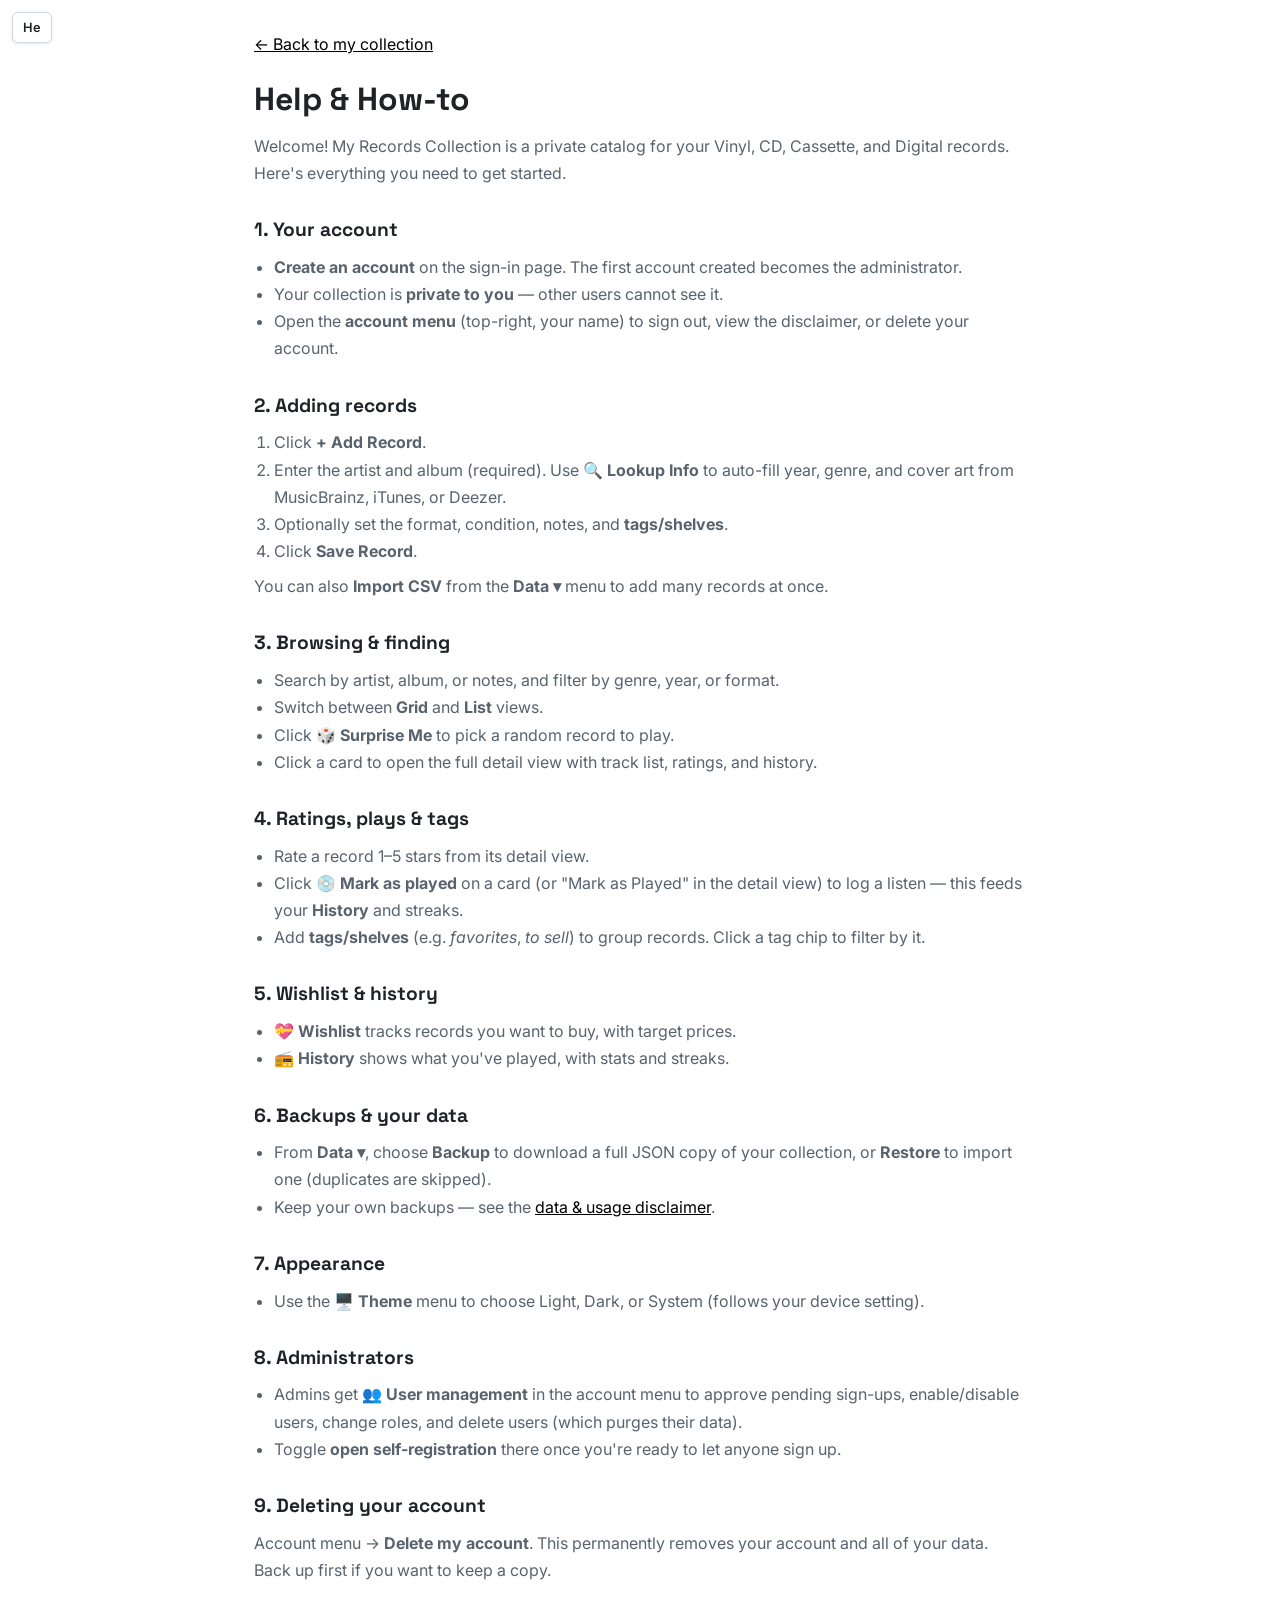
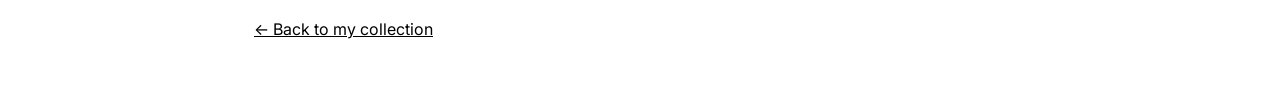
<file: help.html>
<!DOCTYPE html>
<html lang="en">
<head>
    <meta charset="UTF-8">
    <meta name="viewport" content="width=device-width, initial-scale=1.0">
    <title>Help &amp; How-to · My Records Collection</title>
    <meta name="description" content="How to use My Records Collection: accounts, adding records, tags, wishlist, backups and more.">
    <script src="js/theme-bootstrap.js?v=20260906200000"></script>
    <script src="js/i18n.js?v=20260907170000"></script>
    <link rel="stylesheet" href="css/style.css?v=20260907170000">
    <link rel="preconnect" href="https://fonts.googleapis.com">
    <link rel="preconnect" href="https://fonts.gstatic.com" crossorigin>
    <link href="https://fonts.googleapis.com/css2?family=Inter:wght@300;400;500;600;700&family=Noto+Sans+Hebrew:wght@300;400;500;600;700&family=Space+Grotesk:wght@400;500;600;700&display=swap" rel="stylesheet">
</head>
<body data-i18n-title="help.title">
    <a class="skip-link" href="#help-main" data-i18n="help.skip">Skip to help content</a>
    <main class="help-wrap" id="help-main">
        <a class="help-back" href="index.html" data-i18n="help.back">&larr; Back to my collection</a>
        <h1 data-i18n="help.title">Help &amp; How-to</h1>
        <p data-i18n="help.intro">Welcome! My Records Collection is a private catalog for your Vinyl, CD, Cassette, and
        Digital records. Here's everything you need to get started.</p>

        <h2 data-i18n="help.account.title">1. Your account</h2>
        <ul>
            <li data-i18n-html="help.account.create"><strong>Create an account</strong> on the sign-in page. The first account created
                becomes the administrator.</li>
            <li data-i18n-html="help.account.private">Your collection is <strong>private to you</strong> — other users cannot see it.</li>
            <li data-i18n-html="help.account.menu">Open the <strong>account menu</strong> (top-right, your name) to sign out, view the
                disclaimer, or delete your account.</li>
        </ul>

        <h2 data-i18n="help.add.title">2. Adding records</h2>
        <ol>
            <li data-i18n-html="help.add.one">Click <strong>+ Add Record</strong>.</li>
            <li data-i18n-html="help.add.two">Enter the artist and album (required). Use <strong>🔍 Lookup Info</strong> to auto-fill
                year, genre, and cover art from MusicBrainz, iTunes, or Deezer.</li>
            <li data-i18n-html="help.add.three">Optionally set the format, condition, notes, and <strong>tags/shelves</strong>.</li>
            <li data-i18n-html="help.add.four">Click <strong>Save Record</strong>.</li>
        </ol>
        <p data-i18n-html="help.add.csv">You can also <strong>Import CSV</strong> from the <strong>Data ▾</strong> menu to add many
        records at once.</p>

        <h2 data-i18n="help.browse.title">3. Browsing &amp; finding</h2>
        <ul>
            <li data-i18n="help.browse.search">Search by artist, album, or notes, and filter by genre, year, or format.</li>
            <li data-i18n-html="help.browse.views">Switch between <strong>Grid</strong> and <strong>List</strong> views.</li>
            <li data-i18n-html="help.browse.random">Click <strong>🎲 Surprise Me</strong> to pick a random record to play.</li>
            <li data-i18n="help.browse.detail">Click a card to open the full detail view with track list, ratings, and history.</li>
        </ul>

        <h2 data-i18n="help.ratings.title">4. Ratings, plays &amp; tags</h2>
        <ul>
            <li data-i18n="help.ratings.rate">Rate a record 1–5 stars from its detail view.</li>
            <li data-i18n-html="help.ratings.play">Click <strong>💿 Mark as played</strong> on a card (or "Mark as Played" in the detail
                view) to log a listen — this feeds your <strong>History</strong> and streaks.</li>
            <li data-i18n-html="help.ratings.tags">Add <strong>tags/shelves</strong> (e.g. <em>favorites</em>, <em>to sell</em>) to group
                records. Click a tag chip to filter by it.</li>
        </ul>

        <h2 data-i18n="help.wishlist.title">5. Wishlist &amp; history</h2>
        <ul>
            <li data-i18n-html="help.wishlist.wish"><strong>💝 Wishlist</strong> tracks records you want to buy, with target prices.</li>
            <li data-i18n-html="help.wishlist.history"><strong>📻 History</strong> shows what you've played, with stats and streaks.</li>
        </ul>

        <h2 data-i18n="help.backup.title">6. Backups &amp; your data</h2>
        <ul>
            <li data-i18n-html="help.backup.copy">From <strong>Data ▾</strong>, choose <strong>Backup</strong> to download a full JSON copy
                of your collection, or <strong>Restore</strong> to import one (duplicates are skipped).</li>
            <li data-i18n-html="help.backup.keep">Keep your own backups — see the <a href="#" id="helpDisclaimer">data &amp; usage disclaimer</a>.</li>
        </ul>

        <h2 data-i18n="help.appearance.title">7. Appearance</h2>
        <ul>
            <li data-i18n-html="help.appearance.theme">Use the <strong>🖥️ Theme</strong> menu to choose Light, Dark, or System (follows your
                device setting).</li>
        </ul>

        <h2 data-i18n="help.admin.title">8. Administrators</h2>
        <ul>
            <li data-i18n-html="help.admin.manage">Admins get <strong>👥 User management</strong> in the account menu to approve pending
                sign-ups, enable/disable users, change roles, and delete users (which purges their data).</li>
            <li data-i18n-html="help.admin.registration">Toggle <strong>open self-registration</strong> there once you're ready to let anyone sign up.</li>
        </ul>

        <h2 data-i18n="help.delete.title">9. Deleting your account</h2>
        <p data-i18n-html="help.delete.body">Account menu → <strong>Delete my account</strong>. This permanently removes your account and
        all of your data. Back up first if you want to keep a copy.</p>

        <p style="margin-top:2rem;"><a class="help-back" href="index.html" data-i18n="help.back">&larr; Back to my collection</a></p>
    </main>

    <!-- Disclaimer modal -->
    <div class="modal-overlay hidden" id="disclaimerModal">
        <div class="modal">
            <div class="modal-header">
                <h2 data-i18n="auth.disclaimerTitle">Data &amp; Usage Disclaimer</h2>
                <button class="btn-close modal-close" aria-label="Close" data-i18n-aria-label="common.close">&times;</button>
            </div>
            <div class="modal-body" id="disclaimerBody"></div>
        </div>
    </div>

    <script src="js/theme.js?v=20260907160000"></script>
    <script src="js/legal.js?v=20260907020000"></script>
    <script src="js/help.js?v=20260907020000"></script>
</body>
</html>
</file>
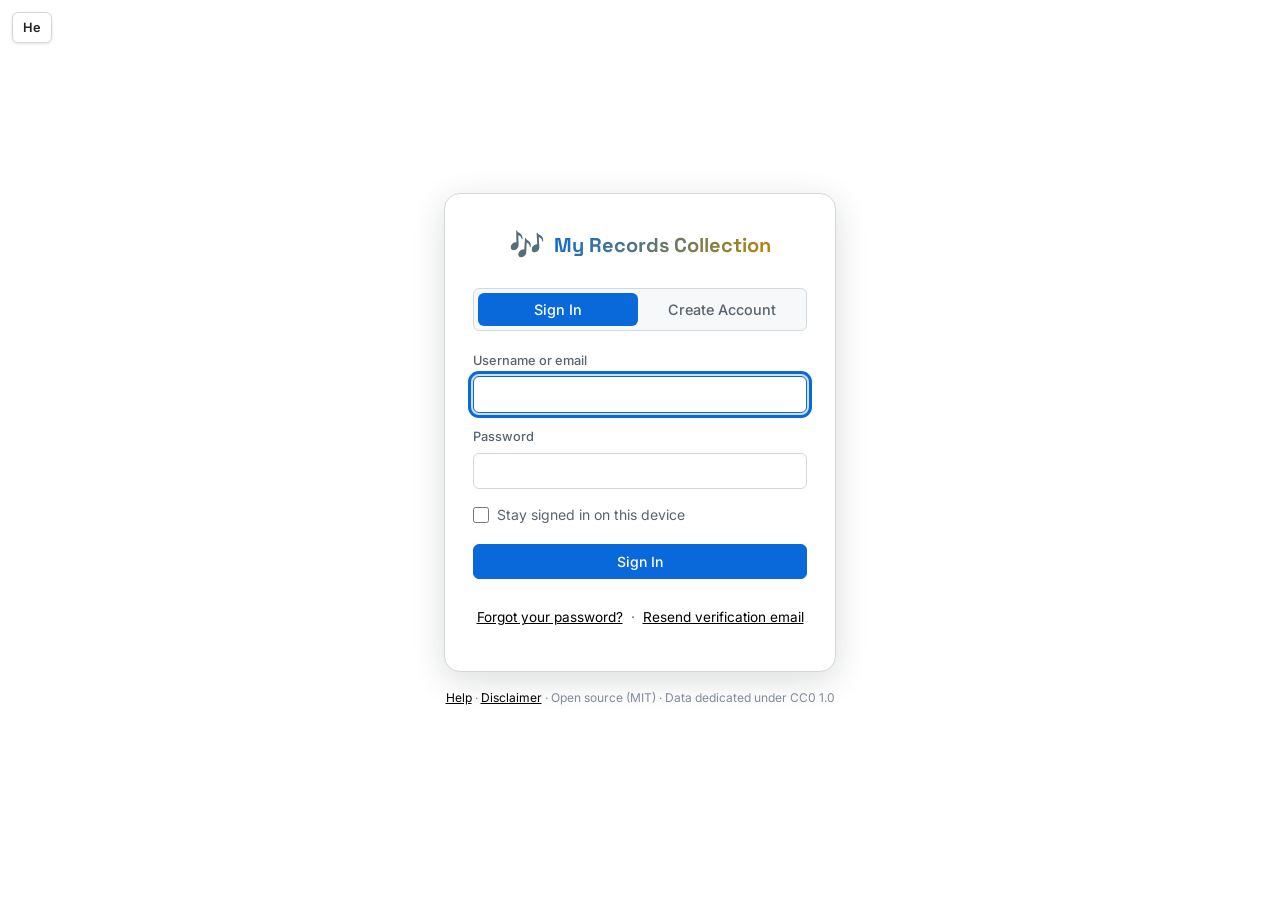
<file: login.html>
<!DOCTYPE html>
<html lang="en">
<head>
    <meta charset="UTF-8">
    <meta name="viewport" content="width=device-width, initial-scale=1.0">
    <title>Sign in · My Records Collection</title>
    <meta name="description" content="Sign in or create an account for My Records Collection.">
    <script src="js/theme-bootstrap.js?v=20260906200000"></script>
    <script src="js/i18n.js?v=20260907170000"></script>
    <link rel="stylesheet" href="css/style.css?v=20260907170000">
    <link rel="preconnect" href="https://fonts.googleapis.com">
    <link rel="preconnect" href="https://fonts.gstatic.com" crossorigin>
    <link href="https://fonts.googleapis.com/css2?family=Inter:wght@300;400;500;600;700&family=Noto+Sans+Hebrew:wght@300;400;500;600;700&family=Space+Grotesk:wght@400;500;600;700&display=swap" rel="stylesheet">
</head>
<body class="auth-body" data-i18n-title="auth.signIn">
    <a class="skip-link" href="#auth-main" data-i18n="auth.skip">Skip to sign-in form</a>

    <main class="auth-wrap" id="auth-main">
        <div class="auth-card">
            <div class="auth-brand">
                <span class="logo-icon" aria-hidden="true">&#127926;</span>
                <h1 data-i18n="app.title">My Records Collection</h1>
            </div>

            <div class="auth-tabs" role="tablist" aria-label="Authentication" data-i18n-aria-label="auth.authentication">
                <button class="auth-tab active" id="tab-login" role="tab" aria-selected="true" aria-controls="panel-login" data-i18n="auth.signIn">Sign In</button>
                <button class="auth-tab" id="tab-register" role="tab" aria-selected="false" aria-controls="panel-register" data-i18n="auth.createAccount">Create Account</button>
            </div>

            <div class="auth-alert hidden" id="authAlert" role="alert" aria-live="assertive"></div>

            <!-- Sign in -->
            <form class="auth-form" id="loginForm" role="tabpanel" aria-labelledby="tab-login" novalidate>
                <div class="form-group">
                    <label for="login-identifier" data-i18n="auth.usernameOrEmail">Username or email</label>
                    <input type="text" id="login-identifier" class="input" autocomplete="username" required autofocus>
                </div>
                <div class="form-group">
                    <label for="login-password" data-i18n="auth.password">Password</label>
                    <input type="password" id="login-password" class="input" autocomplete="current-password" required>
                </div>
                <label class="checkbox-row">
                    <input type="checkbox" id="login-remember">
                    <span data-i18n="auth.staySignedIn">Stay signed in on this device</span>
                </label>
                <button type="submit" class="btn btn-primary auth-submit" data-i18n="auth.signIn">Sign In</button>
                <p class="auth-foot">
                    <a href="#" id="forgotLink" data-i18n="auth.forgotPassword">Forgot your password?</a>
                    &nbsp;·&nbsp;
                    <a href="#" id="resendVerifyLink" data-i18n="auth.resendVerification">Resend verification email</a>
                </p>
            </form>

            <!-- Password reset request -->
            <form class="auth-form hidden" id="resetRequestForm" novalidate>
                <p class="auth-consent" data-i18n="auth.resetIntro">Enter your account email and we'll send a link to reset your password.</p>
                <div class="form-group">
                    <label for="reset-email" data-i18n="auth.email">Email</label>
                    <input type="email" id="reset-email" class="input" autocomplete="email" required>
                </div>
                <div class="form-group">
                    <label for="resetreq-captcha"><span data-i18n="auth.verification">Verification:</span> <span id="resetCaptchaQuestion">…</span></label>
                    <div class="captcha-row">
                        <input type="text" id="resetreq-captcha" class="input" inputmode="numeric" autocomplete="off" required>
                        <button type="button" class="btn btn-ghost btn-sm" id="resetCaptchaRefresh" aria-label="Get a new verification question" data-i18n-aria-label="auth.newQuestion">↻</button>
                    </div>
                </div>
                <button type="submit" class="btn btn-primary auth-submit" data-i18n="auth.sendReset">Send reset link</button>
                <p class="auth-foot"><a href="#" id="backToLogin" data-i18n="auth.backToSignIn">Back to sign in</a></p>
            </form>

            <!-- Register -->
            <form class="auth-form hidden" id="registerForm" role="tabpanel" aria-labelledby="tab-register" novalidate>
                <div class="form-group">
                    <label for="reg-username" data-i18n="auth.username">Username</label>
                    <input type="text" id="reg-username" class="input" autocomplete="username" minlength="3" maxlength="50" required
                        aria-describedby="reg-username-hint">
                    <small id="reg-username-hint" class="form-hint" data-i18n="auth.usernameHint">3–50 characters: letters, numbers, dot, underscore, hyphen.</small>
                </div>
                <div class="form-group">
                    <label for="reg-email" data-i18n="auth.email">Email</label>
                    <input type="email" id="reg-email" class="input" autocomplete="email" required>
                </div>
                <div class="form-group">
                    <label for="reg-password" data-i18n="auth.password">Password</label>
                    <input type="password" id="reg-password" class="input" autocomplete="new-password" minlength="8" required
                        aria-describedby="reg-password-hint">
                    <small id="reg-password-hint" class="form-hint" data-i18n="auth.passwordHint">At least 8 characters, including a letter and a number.</small>
                </div>
                <div class="form-group">
                    <label for="reg-confirm" data-i18n="auth.confirmPassword">Confirm password</label>
                    <input type="password" id="reg-confirm" class="input" autocomplete="new-password" required>
                </div>
                <div class="form-group">
                    <label for="reg-captcha"><span data-i18n="auth.verification">Verification:</span> <span id="captchaQuestion">…</span></label>
                    <div class="captcha-row">
                        <input type="text" id="reg-captcha" class="input" inputmode="numeric" autocomplete="off" required
                            aria-describedby="captcha-hint">
                        <button type="button" class="btn btn-ghost btn-sm" id="captchaRefresh" aria-label="Get a new verification question" data-i18n-aria-label="auth.newQuestion">↻</button>
                    </div>
                    <small id="captcha-hint" class="form-hint" data-i18n="auth.captchaHint">Answer the simple math question to prove you're human.</small>
                </div>
                <p class="auth-consent">
                    <span data-i18n="auth.agreePrefix">By creating an account you agree to the</span>
                    <a href="#" id="disclaimerLink" data-i18n="auth.dataDisclaimer">data &amp; usage disclaimer</a>.
                </p>
                <button type="submit" class="btn btn-primary auth-submit" data-i18n="auth.createAccount">Create Account</button>
            </form>

            <p class="auth-foot" id="regNote"></p>
        </div>

        <p class="auth-legal">
            <a href="help.html" data-i18n="common.help">Help</a> ·
            <a href="#" id="disclaimerLink2" data-i18n="common.disclaimer">Disclaimer</a> ·
            <span data-i18n="auth.openSource">Open source (MIT) · Data dedicated under CC0 1.0</span>
        </p>
    </main>

    <!-- Disclaimer modal -->
    <div class="modal-overlay hidden" id="disclaimerModal">
        <div class="modal">
            <div class="modal-header">
                <h2 data-i18n="auth.disclaimerTitle">Data &amp; Usage Disclaimer</h2>
                <button class="btn-close modal-close" aria-label="Close" data-i18n-aria-label="common.close">&times;</button>
            </div>
            <div class="modal-body" id="disclaimerBody"></div>
        </div>
    </div>

    <script src="js/theme.js?v=20260907160000"></script>
    <script src="js/legal.js?v=20260907020000"></script>
    <script src="js/login.js?v=20260907020000"></script>
</body>
</html>
</file>
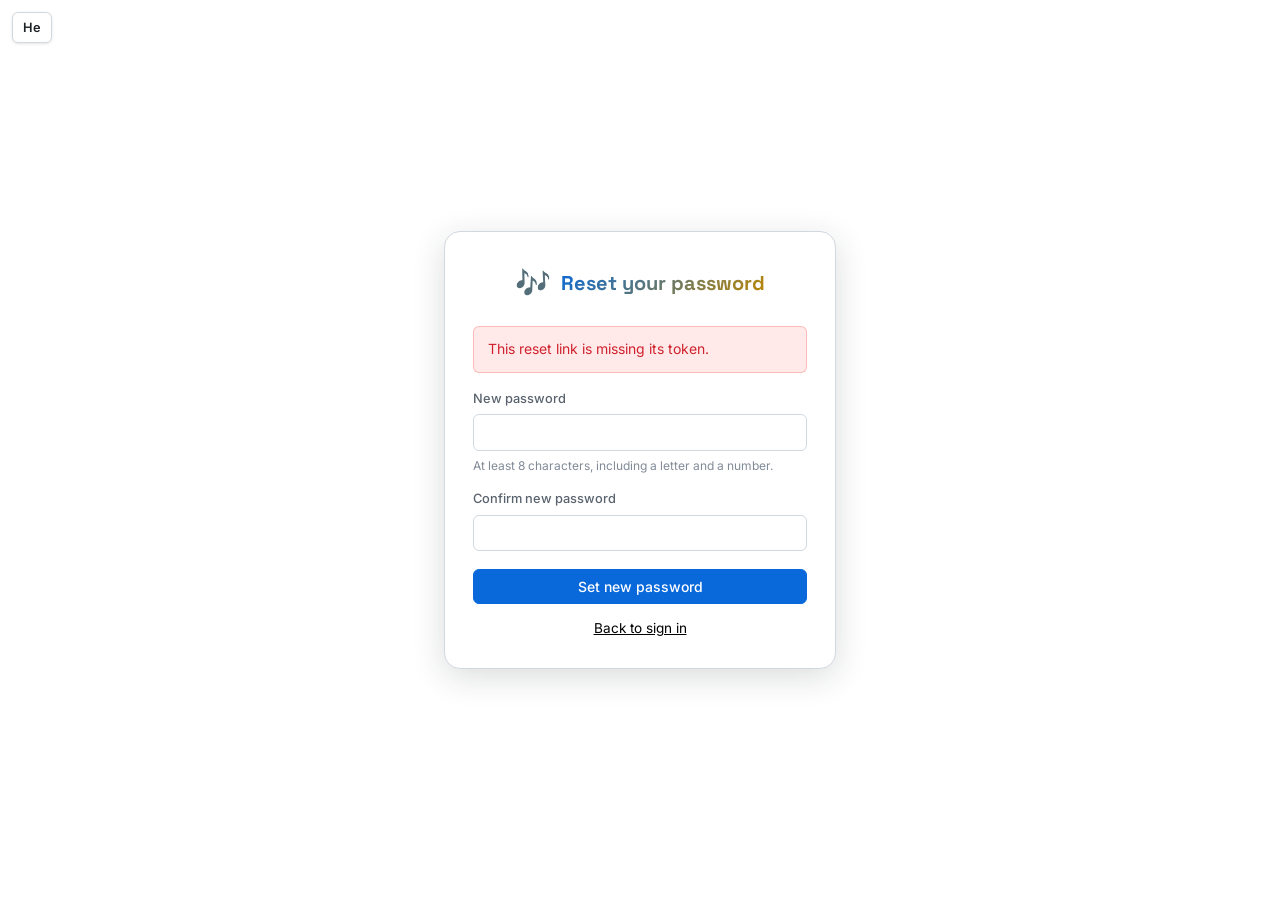
<file: reset.html>
<!DOCTYPE html>
<html lang="en">
<head>
    <meta charset="UTF-8">
    <meta name="viewport" content="width=device-width, initial-scale=1.0">
    <title>Reset password · My Records Collection</title>
    <script src="js/theme-bootstrap.js?v=20260906200000"></script>
    <script src="js/i18n.js?v=20260907170000"></script>
    <link rel="stylesheet" href="css/style.css?v=20260907170000">
    <link rel="preconnect" href="https://fonts.googleapis.com">
    <link rel="preconnect" href="https://fonts.gstatic.com" crossorigin>
    <link href="https://fonts.googleapis.com/css2?family=Inter:wght@300;400;500;600;700&family=Noto+Sans+Hebrew:wght@300;400;500;600;700&family=Space+Grotesk:wght@400;500;600;700&display=swap" rel="stylesheet">
</head>
<body class="auth-body" data-i18n-title="reset.title">
    <main class="auth-wrap">
        <div class="auth-card">
            <div class="auth-brand">
                <span class="logo-icon" aria-hidden="true">&#127926;</span>
                <h1 data-i18n="reset.title">Reset your password</h1>
            </div>
            <div class="auth-alert hidden" id="resetAlert" role="alert" aria-live="assertive"></div>
            <form class="auth-form" id="resetForm" novalidate>
                <div class="form-group">
                    <label for="reset-password" data-i18n="auth.newPassword">New password</label>
                    <input type="password" id="reset-password" class="input" autocomplete="new-password" minlength="8" required
                        aria-describedby="reset-hint">
                    <small id="reset-hint" class="form-hint" data-i18n="auth.passwordHint">At least 8 characters, including a letter and a number.</small>
                </div>
                <div class="form-group">
                    <label for="reset-confirm" data-i18n="auth.confirmPassword">Confirm new password</label>
                    <input type="password" id="reset-confirm" class="input" autocomplete="new-password" required>
                </div>
                <button type="submit" class="btn btn-primary auth-submit" data-i18n="reset.setPassword">Set new password</button>
            </form>
            <p class="auth-foot"><a href="login.html" data-i18n="auth.backToSignIn">Back to sign in</a></p>
        </div>
    </main>
    <script src="js/reset.js?v=20260907020000"></script>
</body>
</html>
</file>
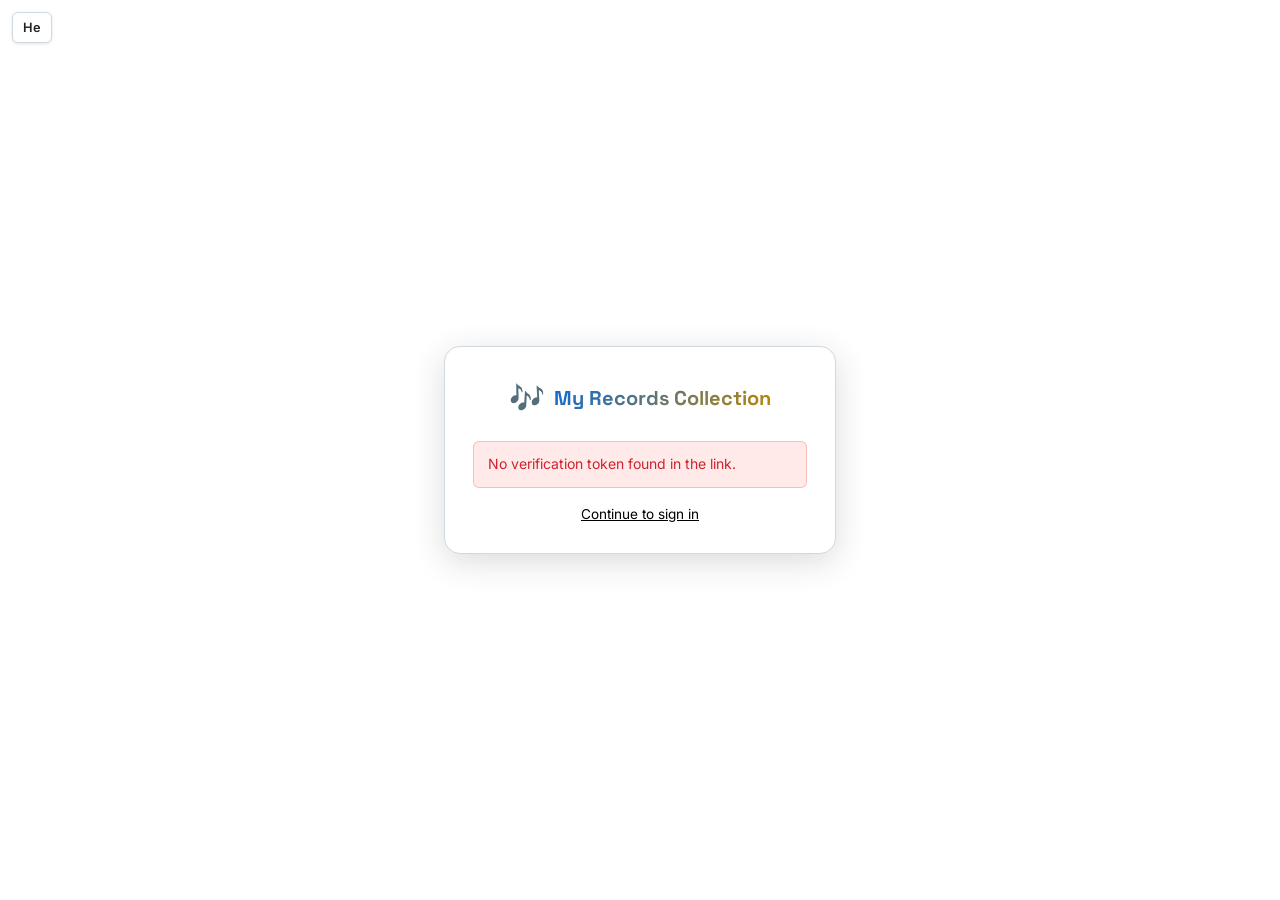
<file: verify.html>
<!DOCTYPE html>
<html lang="en">
<head>
    <meta charset="UTF-8">
    <meta name="viewport" content="width=device-width, initial-scale=1.0">
    <title>Verify email · My Records Collection</title>
    <script src="js/theme-bootstrap.js?v=20260906200000"></script>
    <script src="js/i18n.js?v=20260907170000"></script>
    <link rel="stylesheet" href="css/style.css?v=20260907170000">
    <link rel="preconnect" href="https://fonts.googleapis.com">
    <link rel="preconnect" href="https://fonts.gstatic.com" crossorigin>
    <link href="https://fonts.googleapis.com/css2?family=Inter:wght@300;400;500;600;700&family=Noto+Sans+Hebrew:wght@300;400;500;600;700&family=Space+Grotesk:wght@400;500;600;700&display=swap" rel="stylesheet">
</head>
<body class="auth-body" data-i18n-title="verify.title">
    <main class="auth-wrap">
        <div class="auth-card">
            <div class="auth-brand">
                <span class="logo-icon" aria-hidden="true">&#127926;</span>
                <h1 data-i18n="app.title">My Records Collection</h1>
            </div>
            <div class="auth-alert" id="verifyStatus" role="status" aria-live="polite" data-i18n="verify.progress">Verifying your email…</div>
            <p class="auth-foot"><a href="login.html" id="toLogin" data-i18n="verify.continue">Continue to sign in</a></p>
        </div>
    </main>
    <script src="js/verify.js?v=20260907020000"></script>
</body>
</html>
</file>
<file: css/style.css>
/* ============================================================
   MY RECORDS COLLECTION — Dark Theme Styles
   ============================================================ */

/* ── Variables ─────────────────────────────────────────────── */
:root {
    --bg-primary:    #0d1117;
    --bg-secondary:  #161b22;
    --bg-card:       #1c2128;
    --bg-card-hover: #242a33;
    --bg-input:      #0d1117;
    --bg-modal:      #1c2128;
    --bg-overlay:    rgba(0, 0, 0, 0.7);

    --text-primary:   #e6edf3;
    --text-secondary: #8b949e;
    --text-muted:     #6e7681;
    --link-color:     #ffffff;

    --accent:         #58a6ff;
    --accent-hover:   #79c0ff;
    --accent-glow:    rgba(88, 166, 255, 0.25);
    --danger:         #f85149;
    --danger-hover:   #ff6e6a;
    --success:        #3fb950;
    --warning:        #d29922;
    --vinyl-gold:     #e3b341;

    --border:         #30363d;
    --border-focus:   #58a6ff;

    --radius-sm:  6px;
    --radius-md:  10px;
    --radius-lg:  16px;
    --radius-xl:  20px;

    --shadow-sm:  0 1px 3px rgba(0,0,0,0.4);
    --shadow-md:  0 4px 16px rgba(0,0,0,0.5);
    --shadow-lg:  0 8px 32px rgba(0,0,0,0.6);

    --transition: 0.2s ease;
    --font-body:  'Inter', -apple-system, BlinkMacSystemFont, 'Segoe UI', sans-serif;
    --font-head:  'Space Grotesk', var(--font-body);
}

/* Light palette — shared by system-preference and explicit light mode */
:root[data-theme="light"] {
    --bg-primary:    #ffffff;
    --bg-secondary:  #f6f8fa;
    --bg-card:       #ffffff;
    --bg-card-hover: #f3f5f8;
    --bg-input:      #ffffff;
    --bg-modal:      #ffffff;
    --bg-overlay:    rgba(31, 35, 40, 0.4);

    --text-primary:   #1f2328;
    --text-secondary: #59636e;
    --text-muted:     #818b98;
    --link-color:     #000000;

    --accent:         #0969da;
    --accent-hover:   #0860c9;
    --accent-glow:    rgba(9, 105, 218, 0.2);
    --danger:         #cf222e;
    --danger-hover:   #a40e26;
    --success:        #1a7f37;
    --warning:        #9a6700;
    --vinyl-gold:     #bf8700;

    --border:         #d1d9e0;
    --border-focus:   #0969da;

    --shadow-sm:  0 1px 3px rgba(31,35,40,0.12);
    --shadow-md:  0 4px 16px rgba(31,35,40,0.12);
    --shadow-lg:  0 8px 32px rgba(31,35,40,0.16);
}

/* System preference (no explicit choice) → follow OS setting */
@media (prefers-color-scheme: light) {
    :root:not([data-theme="dark"]) {
        --bg-primary:    #ffffff;
        --bg-secondary:  #f6f8fa;
        --bg-card:       #ffffff;
        --bg-card-hover: #f3f5f8;
        --bg-input:      #ffffff;
        --bg-modal:      #ffffff;
        --bg-overlay:    rgba(31, 35, 40, 0.4);

        --text-primary:   #1f2328;
        --text-secondary: #59636e;
        --text-muted:     #818b98;
        --link-color:     #000000;

        --accent:         #0969da;
        --accent-hover:   #0860c9;
        --accent-glow:    rgba(9, 105, 218, 0.2);
        --danger:         #cf222e;
        --danger-hover:   #a40e26;
        --success:        #1a7f37;
        --warning:        #9a6700;
        --vinyl-gold:     #bf8700;

        --border:         #d1d9e0;
        --border-focus:   #0969da;

        --shadow-sm:  0 1px 3px rgba(31,35,40,0.12);
        --shadow-md:  0 4px 16px rgba(31,35,40,0.12);
        --shadow-lg:  0 8px 32px rgba(31,35,40,0.16);
    }
}

/* ── Reset ─────────────────────────────────────────────────── */
*, *::before, *::after {
    margin: 0;
    padding: 0;
    box-sizing: border-box;
}

html {
    font-size: 16px;
    scroll-behavior: smooth;
}

body {
    font-family: var(--font-body);
    background: var(--bg-primary);
    color: var(--text-primary);
    min-height: 100vh;
    display: flex;
    flex-direction: column;
    line-height: 1.6;
}

a,
a:hover {
    color: var(--link-color);
}

html[lang="he"] {
    --font-body: 'Noto Sans Hebrew', 'Segoe UI', sans-serif;
    --font-head: 'Noto Sans Hebrew', 'Segoe UI', sans-serif;
}

.hidden { display: none !important; }

.language-toggle {
    position: fixed;
    inset-block-start: 0.75rem;
    inset-inline-end: 0.75rem;
    z-index: 1200;
    min-width: 2.5rem;
    padding: 0.35rem 0.5rem;
    font: 600 0.8rem/1.4 var(--font-body);
    color: var(--text-primary);
    background: var(--bg-card);
    border: 1px solid var(--border);
    border-radius: var(--radius-sm);
    box-shadow: var(--shadow-sm);
    cursor: pointer;
}

.language-toggle:hover,
.language-toggle:focus-visible {
    border-color: var(--border-focus);
    outline: none;
}

.header-nav .language-toggle {
    position: static;
}

html[dir="rtl"] input,
html[dir="rtl"] textarea {
    text-align: start;
}

html[dir="rtl"] input[type="url"],
html[dir="rtl"] input[type="email"],
html[dir="rtl"] input[type="password"] {
    direction: ltr;
    text-align: left;
}

html[dir="rtl"] .select {
    background-position: left 0.6rem center;
    padding-right: 0.75rem;
    padding-left: 2rem;
}

html[dir="rtl"] .search-input-wrapper .input:first-child {
    padding-right: 0.75rem;
    padding-left: 120px;
}

html[dir="rtl"] .search-scope-select {
    right: auto;
    left: 0;
    border-right: 1px solid var(--border);
    border-left: 0;
}

html[dir="rtl"] .menu-popover,
html[dir="rtl"] .account-menu .menu-popover {
    right: auto;
    left: 0;
    text-align: start;
}

html[dir="rtl"] .modal-header,
html[dir="rtl"] .form-actions,
html[dir="rtl"] .results-header,
html[dir="rtl"] .card-meta,
html[dir="rtl"] .card-actions {
    direction: rtl;
}

html[dir="rtl"] .card-artist,
html[dir="rtl"] .card-album,
html[dir="rtl"] .card-notes,
html[dir="rtl"] .tracklist-artist,
html[dir="rtl"] .tracklist-album,
html[dir="rtl"] .lyrics-panel-text {
    text-align: start;
}

/* ── Header ────────────────────────────────────────────────── */
.app-header {
    background: var(--bg-secondary);
    border-bottom: 1px solid var(--border);
    position: sticky;
    top: 0;
    z-index: 100;
    backdrop-filter: blur(12px);
}

.header-inner {
    max-width: 1400px;
    margin: 0 auto;
    padding: 0.75rem 1.5rem;
    display: flex;
    align-items: center;
    justify-content: space-between;
}

.header-nav {
    display: flex;
    align-items: center;
    justify-content: flex-end;
    gap: 0.5rem;
    margin-inline-start: auto;
}

.header-account-group {
    display: inline-flex;
    align-items: center;
    gap: 0.5rem;
}

.logo {
    display: flex;
    align-items: center;
    gap: 0.6rem;
}

.logo-icon {
    font-size: 1.6rem;
}

.logo h1 {
    font-family: var(--font-head);
    font-size: 1.3rem;
    font-weight: 700;
    letter-spacing: -0.02em;
    background: linear-gradient(135deg, var(--accent), var(--vinyl-gold));
    -webkit-background-clip: text;
    -webkit-text-fill-color: transparent;
    background-clip: text;
}

/* ── Buttons ───────────────────────────────────────────────── */
.btn {
    display: inline-flex;
    align-items: center;
    gap: 0.35rem;
    padding: 0.5rem 1rem;
    font-family: var(--font-body);
    font-size: 0.875rem;
    font-weight: 500;
    border: 1px solid transparent;
    border-radius: var(--radius-sm);
    cursor: pointer;
    transition: all var(--transition);
    white-space: nowrap;
}

.btn-primary {
    background: var(--accent);
    color: #fff;
    border-color: var(--accent);
}
.btn-primary:hover {
    background: var(--accent-hover);
    box-shadow: 0 0 16px var(--accent-glow);
}

.btn-ghost {
    background: transparent;
    color: var(--text-secondary);
    border-color: var(--border);
}
.btn-ghost:hover {
    color: var(--text-primary);
    background: var(--bg-card);
    border-color: var(--text-muted);
}

.btn-danger {
    background: var(--danger);
    color: #fff;
    border-color: var(--danger);
}
.btn-danger:hover {
    background: var(--danger-hover);
    box-shadow: 0 0 16px rgba(248, 81, 73, 0.3);
}

.btn-sm {
    padding: 0.3rem 0.65rem;
    font-size: 0.8rem;
}

.btn-close {
    background: none;
    border: none;
    color: var(--text-secondary);
    font-size: 1.5rem;
    cursor: pointer;
    line-height: 1;
    padding: 0.2rem;
    transition: color var(--transition);
}
.btn-close:hover { color: var(--text-primary); }

/* ── Inputs ────────────────────────────────────────────────── */
.input {
    width: 100%;
    padding: 0.55rem 0.75rem;
    font-family: var(--font-body);
    font-size: 0.875rem;
    color: var(--text-primary);
    background: var(--bg-input);
    border: 1px solid var(--border);
    border-radius: var(--radius-sm);
    outline: none;
    transition: border-color var(--transition), box-shadow var(--transition);
}
.input:focus {
    border-color: var(--border-focus);
    box-shadow: 0 0 0 3px var(--accent-glow);
}
.input::placeholder { color: var(--text-muted); }

.select {
    appearance: none;
    background-image: url("data:image/svg+xml,%3Csvg xmlns='http://www.w3.org/2000/svg' width='12' height='12' viewBox='0 0 12 12'%3E%3Cpath fill='%238b949e' d='M2 4l4 4 4-4'/%3E%3C/svg%3E");
    background-repeat: no-repeat;
    background-position: right 0.6rem center;
    padding-right: 2rem;
    cursor: pointer;
}

.textarea {
    resize: vertical;
    min-height: 70px;
}

/* Search input wrapper for scope selector */
.search-input-wrapper {
    position: relative;
    display: flex;
    align-items: center;
    flex: 1;
    min-width: 240px;
}

.search-input-wrapper #searchInput {
    padding-right: 120px;
}

.search-scope-select {
    position: absolute;
    right: 0;
    width: 110px !important;
    max-width: 110px !important;
    min-width: 110px !important;
    border-left: 1px solid var(--border);
    border-radius: 0 var(--radius-sm) var(--radius-sm) 0;
    background-color: var(--bg-secondary);
    font-size: 0.75rem;
    padding: 0.55rem 1.75rem 0.55rem 0.5rem;
}

.filter-checkbox {
    margin-right: 0.35rem;
    accent-color: var(--accent);
    cursor: pointer;
}

/* ── Toolbar ───────────────────────────────────────────────── */
.toolbar {
    background: var(--bg-secondary);
    border-bottom: 1px solid var(--border);
    padding: 0.75rem 0;
}

.toolbar-inner {
    max-width: 1400px;
    margin: 0 auto;
    padding: 0 1.5rem;
    display: flex;
    align-items: center;
    justify-content: space-between;
    gap: 1rem;
    flex-wrap: wrap;
}

.search-group {
    display: flex;
    gap: 0.5rem;
    flex: 1;
    min-width: 0;
    flex-wrap: wrap;
    align-items: center;
}
.search-group .input {
    max-width: 260px;
    min-width: 140px;
}
.search-group .select {
    max-width: 170px;
    min-width: 120px;
}

/* ── Advanced Filters Panel ────────────────────────────────── */
.advanced-filters {
    border-top: 1px solid var(--border);
    padding: 0.6rem 0;
    background: rgba(0,0,0,0.15);
}

.advanced-filters-inner {
    padding-top: 0;
    padding-bottom: 0;
    justify-content: flex-start;
    gap: 0.75rem;
}

.advanced-filter-group {
    flex: none;
}

.filter-label {
    font-size: 0.8rem;
    color: var(--text-muted);
    white-space: nowrap;
    user-select: none;
}

.filter-label-to {
    margin: 0 -0.15rem;
}

.adv-year-input {
    max-width: 110px !important;
    min-width: 90px !important;
}

/* Advanced filter toggle button — active state */
.btn-filter-active {
    color: var(--vinyl-gold) !important;
    border-color: var(--vinyl-gold) !important;
    background: rgba(227, 179, 65, 0.1) !important;
}

/* Set Default button — saved state */
.btn-default-saved {
    color: var(--vinyl-gold) !important;
    border-color: var(--vinyl-gold) !important;
}

/* ── Main Content ──────────────────────────────────────────── */
.main-content {
    max-width: 1400px;
    margin: 0 auto;
    padding: 1.5rem;
    flex: 1;
    width: 100%;
}

.records-count {
    font-size: 0.85rem;
    color: var(--text-muted);
    margin-bottom: 1rem;
}

/* Results header (count + view toggle) */
.results-header {
    display: flex;
    align-items: center;
    justify-content: space-between;
    gap: 1rem;
    margin-bottom: 1rem;
}
.results-header .records-count {
    margin-bottom: 0;
}
.view-toggle {
    display: inline-flex;
    border: 1px solid var(--border);
    border-radius: var(--radius-sm);
    overflow: hidden;
    flex-shrink: 0;
}
.view-btn {
    display: inline-flex;
    align-items: center;
    gap: 0.3rem;
    padding: 0.4rem 0.7rem;
    background: transparent;
    color: var(--text-secondary);
    border: none;
    font-family: var(--font-body);
    font-size: 0.8rem;
    font-weight: 500;
    cursor: pointer;
    transition: background var(--transition), color var(--transition);
}
.view-btn + .view-btn {
    border-left: 1px solid var(--border);
}
.view-btn:hover {
    background: var(--bg-card-hover);
    color: var(--text-primary);
}
.view-btn.active {
    background: var(--accent);
    color: #fff;
}

/* ── Records Grid ──────────────────────────────────────────── */
.records-grid {
    display: grid;
    grid-template-columns: repeat(auto-fill, minmax(280px, 1fr));
    gap: 1.25rem;
}

/* List view — compact horizontal rows */
.records-grid.list-view {
    display: flex;
    flex-direction: column;
    gap: 0.5rem;
}
.records-grid.list-view .record-card {
    flex-direction: row;
    align-items: center;
}
.records-grid.list-view .record-card:hover {
    transform: none;
}
.records-grid.list-view .card-cover {
    width: 60px;
    height: 60px;
    aspect-ratio: 1;
    flex-shrink: 0;
}
.records-grid.list-view .card-body {
    flex-direction: row;
    align-items: center;
    gap: 0.85rem;
    padding: 0.5rem 0.85rem;
    min-width: 0;
}
.records-grid.list-view .card-artist {
    flex: 0 0 200px;
    overflow: hidden;
    text-overflow: ellipsis;
    white-space: nowrap;
}
.records-grid.list-view .card-album {
    flex: 1 1 auto;
    min-width: 0;
    overflow: hidden;
    text-overflow: ellipsis;
    white-space: nowrap;
}
.records-grid.list-view .card-meta {
    margin-top: 0;
    flex-shrink: 0;
    flex-wrap: nowrap;
}
.records-grid.list-view .card-notes {
    display: none;
}
.records-grid.list-view .card-actions {
    border-top: none;
    padding: 0.5rem 0.85rem;
    flex-shrink: 0;
}
@media (max-width: 640px) {
    .records-grid.list-view .card-artist { flex-basis: 120px; }
    .records-grid.list-view .card-meta { display: none; }
}

/* ── Record Card ───────────────────────────────────────────── */
.record-card {
    background: var(--bg-card);
    border: 1px solid var(--border);
    border-radius: var(--radius-md);
    overflow: hidden;
    transition: transform var(--transition), box-shadow var(--transition), border-color var(--transition);
    display: flex;
    flex-direction: column;
}
.record-card:hover {
    transform: translateY(-3px);
    box-shadow: var(--shadow-md);
    border-color: var(--accent);
}

.card-cover {
    width: 100%;
    aspect-ratio: 1;
    background: var(--bg-secondary);
    display: flex;
    align-items: center;
    justify-content: center;
    overflow: hidden;
    position: relative;
}
.card-cover img {
    width: 100%;
    height: 100%;
    object-fit: cover;
}
.card-cover .cover-placeholder {
    font-size: 4rem;
    color: var(--text-muted);
    opacity: 0.3;
}

.card-body {
    padding: 1rem;
    flex: 1;
    display: flex;
    flex-direction: column;
    gap: 0.35rem;
}

.card-artist {
    font-family: var(--font-head);
    font-size: 1rem;
    font-weight: 600;
    color: var(--text-primary);
    line-height: 1.3;
}

.card-album {
    font-size: 0.875rem;
    color: var(--text-secondary);
    line-height: 1.3;
}

.card-meta {
    display: flex;
    flex-wrap: wrap;
    gap: 0.4rem;
    margin-top: 0.4rem;
}

.badge {
    display: inline-flex;
    align-items: center;
    gap: 0.2rem;
    padding: 0.15rem 0.5rem;
    font-size: 0.75rem;
    font-weight: 500;
    border-radius: 999px;
    background: rgba(88, 166, 255, 0.1);
    color: var(--accent);
    border: 1px solid rgba(88, 166, 255, 0.2);
}
.badge-genre {
    background: rgba(227, 179, 65, 0.1);
    color: var(--vinyl-gold);
    border-color: rgba(227, 179, 65, 0.2);
}
.badge-condition {
    background: rgba(63, 185, 80, 0.1);
    color: var(--success);
    border-color: rgba(63, 185, 80, 0.2);
}
.badge-rating {
    background: rgba(227, 179, 65, 0.12);
    color: var(--vinyl-gold);
    border-color: rgba(227, 179, 65, 0.25);
}
.badge-plays {
    background: rgba(139, 92, 246, 0.12);
    color: #a78bfa;
    border-color: rgba(139, 92, 246, 0.25);
}
.badge-value {
    background: rgba(63, 185, 80, 0.12);
    color: var(--success);
    border-color: rgba(63, 185, 80, 0.25);
    font-weight: 600;
}
.badge-source {
    background: rgba(139, 92, 246, 0.15);
    color: #a78bfa;
    border-color: rgba(139, 92, 246, 0.25);
    font-size: 0.65rem;
    text-transform: uppercase;
    letter-spacing: 0.04em;
}

.card-notes {
    font-size: 0.8rem;
    color: var(--text-muted);
    margin-top: 0.3rem;
    display: -webkit-box;
    -webkit-line-clamp: 2;
    -webkit-box-orient: vertical;
    overflow: hidden;
}

/* Tags / shelves */
.card-tags {
    display: flex;
    flex-wrap: wrap;
    gap: 0.35rem;
    margin-top: 0.5rem;
}
.tag-chip {
    display: inline-flex;
    align-items: center;
    padding: 0.1rem 0.55rem;
    font-size: 0.72rem;
    font-weight: 500;
    border-radius: 999px;
    background: var(--bg-secondary);
    color: var(--text-secondary);
    border: 1px solid var(--border);
    cursor: pointer;
    transition: background var(--transition), color var(--transition), border-color var(--transition);
}
.tag-chip::before {
    content: '#';
    opacity: 0.5;
    margin-right: 0.1rem;
}
.tag-chip:hover {
    background: var(--accent);
    color: #fff;
    border-color: var(--accent);
}
/* Per-card tag picker */
.card-tags-chips {
    display: inline-flex;
    flex-wrap: wrap;
    gap: 0.35rem;
}
.tag-dropdown {
    position: relative;
    display: inline-flex;
}
.tag-dropdown-btn {
    display: inline-flex;
    align-items: center;
    gap: 0.15rem;
    padding: 0.1rem 0.45rem;
    font-size: 0.72rem;
    line-height: 1.4;
    border-radius: 999px;
    background: var(--bg-secondary);
    color: var(--text-secondary);
    border: 1px dashed var(--border);
    cursor: pointer;
    transition: background var(--transition), color var(--transition), border-color var(--transition);
}
.tag-dropdown-btn:hover {
    background: var(--bg-card-hover);
    color: var(--text-primary);
    border-color: var(--text-muted);
}
.tag-caret { font-size: 0.6rem; }
.tag-dropdown-menu {
    position: fixed;
    z-index: 1000;
    min-width: 240px;
    padding: 0.25rem;
    background: var(--bg-modal);
    border: 1px solid var(--border);
    border-radius: 0.5rem;
    box-shadow: 0 8px 24px rgba(0, 0, 0, 0.35);
}
.tag-menu-list {
    max-height: min(360px, 60vh);
    overflow-y: auto;
    overscroll-behavior: contain;
}
.tag-menu-add {
    display: flex;
    gap: 0.35rem;
    padding: 0.4rem 0.25rem 0.15rem;
    margin-top: 0.25rem;
    border-top: 1px solid var(--border);
}
.tag-new-input {
    flex: 1;
    min-width: 0;
    padding: 0.3rem 0.5rem;
    font-size: 0.8rem;
    color: var(--text-primary);
    background: var(--bg-input);
    border: 1px solid var(--border);
    border-radius: 0.35rem;
}
.tag-new-input:focus {
    outline: none;
    border-color: var(--border-focus);
    box-shadow: 0 0 0 3px var(--accent-glow);
}
.tag-new-btn { white-space: nowrap; }
.tag-menu-item {
    display: flex;
    align-items: center;
    gap: 0.6rem;
    padding: 0.5rem 0.6rem;
    font-size: 0.85rem;
    color: var(--text-primary);
    border-radius: 0.35rem;
    cursor: pointer;
}
.tag-menu-item:hover { background: var(--bg-card-hover); }
.tag-menu-item input {
    width: 1rem;
    height: 1rem;
    flex-shrink: 0;
    accent-color: var(--accent);
    cursor: pointer;
}
.tag-menu-empty {
    padding: 0.5rem;
    font-size: 0.78rem;
    color: var(--text-muted);
}
.active-tag-filter {
    flex: 1;
    display: flex;
    justify-content: center;
}
.active-tag-pill {
    display: inline-flex;
    align-items: center;
    gap: 0.4rem;
    padding: 0.25rem 0.35rem 0.25rem 0.7rem;
    font-size: 0.8rem;
    font-weight: 500;
    color: var(--text-primary);
    background: var(--accent-glow);
    border: 1px solid var(--accent);
    border-radius: 999px;
}
.active-tag-clear {
    display: inline-flex;
    align-items: center;
    justify-content: center;
    width: 18px;
    height: 18px;
    border: none;
    border-radius: 50%;
    background: var(--accent);
    color: #fff;
    font-size: 0.7rem;
    cursor: pointer;
    line-height: 1;
}
.records-grid.list-view .card-tags {
    display: none;
}

/* Detail view tag editor */
.detail-tags-section {
    margin-top: 1rem;
    padding-top: 1rem;
    border-top: 1px solid var(--border);
}
.detail-tags-section > .metadata-label {
    display: block;
    margin-bottom: 0.5rem;
}
.detail-tags {
    display: flex;
    flex-wrap: wrap;
    gap: 0.4rem;
    margin-bottom: 0.6rem;
}
.detail-tags-empty {
    font-size: 0.85rem;
    color: var(--text-muted);
}
.detail-tag-chip {
    display: inline-flex;
    align-items: center;
    gap: 0.35rem;
    padding: 0.2rem 0.4rem 0.2rem 0.65rem;
    font-size: 0.8rem;
    border-radius: 999px;
    background: var(--accent-glow);
    color: var(--text-primary);
    border: 1px solid var(--accent);
}
.detail-tag-remove {
    display: inline-flex;
    align-items: center;
    justify-content: center;
    width: 16px;
    height: 16px;
    border: none;
    border-radius: 50%;
    background: var(--accent);
    color: #fff;
    font-size: 0.65rem;
    line-height: 1;
    cursor: pointer;
}
.tag-add-form {
    display: flex;
    gap: 0.5rem;
}
.tag-add-input {
    flex: 1;
    max-width: 260px;
}

.card-actions {
    padding: 0.65rem 1rem;
    border-top: 1px solid var(--border);
    display: flex;
    justify-content: flex-end;
    gap: 0.4rem;
}
.btn-spotify {
    color: #1db954;
    display: inline-flex;
    align-items: center;
    text-decoration: none;
    padding: 0.25rem 0.4rem;
}
.btn-spotify:hover {
    color: #1ed760;
}
.spotify-icon {
    flex-shrink: 0;
}

/* ── Empty State ───────────────────────────────────────────── */
.empty-state {
    text-align: center;
    padding: 4rem 1rem;
}
.empty-icon {
    font-size: 4rem;
    display: block;
    margin-bottom: 1rem;
    opacity: 0.3;
}
.empty-state h2 {
    font-family: var(--font-head);
    color: var(--text-secondary);
    margin-bottom: 0.5rem;
}
.empty-state p {
    color: var(--text-muted);
    margin-bottom: 1.5rem;
}

/* ── Modal ─────────────────────────────────────────────────── */
.modal-overlay {
    position: fixed;
    inset: 0;
    background: var(--bg-overlay);
    backdrop-filter: blur(4px);
    display: flex;
    align-items: center;
    justify-content: center;
    z-index: 500;
    padding: 1rem;
    animation: fadeIn 0.2s ease;
}

.modal {
    background: var(--bg-modal);
    border: 1px solid var(--border);
    border-radius: var(--radius-lg);
    width: 100%;
    max-width: 560px;
    max-height: 90vh;
    overflow-y: auto;
    box-shadow: var(--shadow-lg);
    animation: slideUp 0.25s ease;
}
.modal-wide { max-width: 720px; }
.modal-sm   { max-width: 420px; }

.modal-header {
    display: flex;
    align-items: center;
    justify-content: space-between;
    padding: 1rem 1.25rem;
    border-bottom: 1px solid var(--border);
}
.modal-header h2 {
    font-family: var(--font-head);
    font-size: 1.1rem;
    font-weight: 600;
}

@keyframes fadeIn {
    from { opacity: 0; }
    to   { opacity: 1; }
}
@keyframes slideUp {
    from { opacity: 0; transform: translateY(20px); }
    to   { opacity: 1; transform: translateY(0); }
}

/* ── Form ──────────────────────────────────────────────────── */
.record-form {
    padding: 1.25rem;
    display: flex;
    flex-direction: column;
    gap: 0.9rem;
}

.form-row {
    display: grid;
    grid-template-columns: 1fr 1fr;
    gap: 0.9rem;
}

.form-group {
    display: flex;
    flex-direction: column;
    gap: 0.3rem;
}
.form-group label {
    font-size: 0.8rem;
    font-weight: 500;
    color: var(--text-secondary);
}
.required { color: var(--danger); }

/* ── Lookup ─────────────────────────────────────────────────── */
.lookup-row {
    display: flex;
    align-items: center;
    gap: 0.75rem;
}
.lookup-row .btn {
    flex-shrink: 0;
}
.lookup-status {
    font-size: 0.8rem;
    color: var(--text-muted);
}

.lookup-results {
    display: flex;
    flex-direction: column;
    gap: 0.5rem;
    max-height: 260px;
    overflow-y: auto;
    padding: 0.5rem;
    background: var(--bg-primary);
    border: 1px solid var(--border);
    border-radius: var(--radius-sm);
}

.lookup-card {
    display: flex;
    gap: 0.75rem;
    padding: 0.5rem;
    border-radius: var(--radius-sm);
    cursor: pointer;
    transition: background var(--transition);
    border: 1px solid transparent;
}
.lookup-card:hover {
    background: var(--bg-card-hover);
    border-color: var(--accent);
}

.lookup-cover {
    width: 48px;
    height: 48px;
    border-radius: var(--radius-sm);
    background: var(--bg-secondary);
    overflow: hidden;
    flex-shrink: 0;
    display: flex;
    align-items: center;
    justify-content: center;
}
.lookup-cover img {
    width: 100%;
    height: 100%;
    object-fit: cover;
}
.lookup-cover .cover-placeholder {
    font-size: 1.4rem;
    opacity: 0.3;
}

.lookup-info {
    display: flex;
    flex-direction: column;
    gap: 0.15rem;
    min-width: 0;
}
.lookup-artist {
    font-size: 0.85rem;
    font-weight: 600;
    color: var(--text-primary);
    white-space: nowrap;
    overflow: hidden;
    text-overflow: ellipsis;
}
.lookup-album {
    font-size: 0.8rem;
    color: var(--text-secondary);
    white-space: nowrap;
    overflow: hidden;
    text-overflow: ellipsis;
}
.lookup-meta {
    display: flex;
    gap: 0.3rem;
    flex-wrap: wrap;
    margin-top: 0.1rem;
}
.lookup-meta .badge {
    font-size: 0.7rem;
    padding: 0.1rem 0.35rem;
}

.form-actions {
    display: flex;
    justify-content: flex-end;
    gap: 0.5rem;
    margin-top: 0.5rem;
}

/* ── Multi-Select ──────────────────────────────────────────── */
.record-card .card-select {
    position: absolute;
    top: 0.5rem;
    left: 0.5rem;
    width: 22px;
    height: 22px;
    accent-color: var(--accent);
    cursor: pointer;
    z-index: 10;
    opacity: 0;
    transition: opacity var(--transition);
}
.record-card:hover .card-select,
.record-card.selected .card-select {
    opacity: 1;
}
.record-card.selected {
    border-color: var(--accent);
    box-shadow: 0 0 0 2px rgba(88, 166, 255, 0.25);
}
.card-cover {
    position: relative;
}

.select-toolbar {
    position: fixed;
    bottom: 1.5rem;
    left: 50%;
    transform: translateX(-50%);
    background: var(--bg-modal);
    border: 1px solid var(--accent);
    border-radius: var(--radius-lg);
    padding: 0.6rem 1.25rem;
    display: flex;
    align-items: center;
    gap: 0.75rem;
    z-index: 400;
    box-shadow: var(--shadow-lg);
    animation: slideUp 0.2s ease;
}
.select-toolbar span {
    font-size: 0.85rem;
    font-weight: 600;
    color: var(--accent);
}

/* ── Lookup source select ──────────────────────────────────── */
.select-sm {
    padding: 0.25rem 0.5rem;
    font-size: 0.75rem;
    min-width: 0;
    width: auto;
}

/* ── Delete Modal ──────────────────────────────────────────── */
.delete-msg {
    padding: 1.25rem;
    color: var(--text-secondary);
    line-height: 1.6;
}
.delete-msg strong { color: var(--text-primary); }

/* ── Button Group ──────────────────────────────────────────── */
.btn-group {
    display: flex;
    gap: 0.5rem;
    align-items: center;
}

/* ── CSV Import ────────────────────────────────────────────── */
.import-body {
    padding: 1.25rem;
}

.import-desc {
    font-size: 0.85rem;
    color: var(--text-secondary);
    line-height: 1.6;
    margin-bottom: 0.5rem;
}
.import-desc code {
    font-size: 0.78rem;
    background: var(--bg-primary);
    padding: 0.15rem 0.4rem;
    border-radius: var(--radius-sm);
    color: var(--accent);
    word-break: break-all;
}

.import-hint {
    font-size: 0.8rem;
    color: var(--text-muted);
    margin-bottom: 1rem;
}
.import-hint a {
    color: var(--link-color);
    text-decoration: none;
}
.import-hint a:hover {
    text-decoration: underline;
}

.drop-zone {
    border: 2px dashed var(--border);
    border-radius: var(--radius-md);
    padding: 2rem 1rem;
    text-align: center;
    cursor: pointer;
    transition: border-color var(--transition), background var(--transition);
    margin-bottom: 1rem;
}
.drop-zone:hover,
.drop-zone.drop-active {
    border-color: var(--accent);
    background: var(--accent-glow);
}
.drop-icon {
    font-size: 2.5rem;
    display: block;
    margin-bottom: 0.5rem;
    opacity: 0.4;
}
.drop-zone p {
    font-size: 0.85rem;
    color: var(--text-muted);
    line-height: 1.5;
}

.import-preview h3 {
    font-family: var(--font-head);
    font-size: 0.9rem;
    font-weight: 600;
    color: var(--text-secondary);
    margin-bottom: 0.6rem;
}

.preview-table-wrap {
    overflow-x: auto;
    margin-bottom: 1rem;
    border: 1px solid var(--border);
    border-radius: var(--radius-sm);
}

.preview-table {
    width: 100%;
    border-collapse: collapse;
    font-size: 0.8rem;
}
.preview-table th {
    background: var(--bg-secondary);
    color: var(--text-secondary);
    font-weight: 600;
    text-transform: capitalize;
    padding: 0.45rem 0.65rem;
    text-align: left;
    border-bottom: 1px solid var(--border);
    white-space: nowrap;
}
.preview-table td {
    padding: 0.4rem 0.65rem;
    border-bottom: 1px solid var(--border);
    color: var(--text-primary);
    max-width: 180px;
    overflow: hidden;
    text-overflow: ellipsis;
    white-space: nowrap;
}
.preview-table tbody tr:last-child td { border-bottom: none; }
.preview-table tbody tr:hover { background: var(--bg-card-hover); }

/* ── Stats ─────────────────────────────────────────────────── */
.stats-body {
    padding: 1.25rem;
}

.stats-grid {
    display: grid;
    grid-template-columns: repeat(auto-fit, minmax(180px, 1fr));
    gap: 1rem;
    margin-bottom: 1.5rem;
}

.stat-card {
    background: var(--bg-primary);
    border: 1px solid var(--border);
    border-radius: var(--radius-md);
    padding: 1rem;
    text-align: center;
}
.stat-value {
    font-family: var(--font-head);
    font-size: 2rem;
    font-weight: 700;
    color: var(--accent);
    line-height: 1.2;
}
.stat-label {
    font-size: 0.8rem;
    color: var(--text-muted);
    margin-top: 0.2rem;
}

.stats-section {
    margin-bottom: 1.25rem;
}
.stats-section h3 {
    font-family: var(--font-head);
    font-size: 0.95rem;
    font-weight: 600;
    color: var(--text-secondary);
    margin-bottom: 0.65rem;
}

.stats-bar-list {
    list-style: none;
    display: flex;
    flex-direction: column;
    gap: 0.45rem;
}
.stats-bar-item {
    display: flex;
    align-items: center;
    gap: 0.75rem;
    font-size: 0.85rem;
}
.stats-bar-label {
    min-width: 100px;
    color: var(--text-secondary);
    text-align: right;
}
.stats-bar-track {
    flex: 1;
    height: 8px;
    background: var(--bg-primary);
    border-radius: 999px;
    overflow: hidden;
}
.stats-bar-fill {
    height: 100%;
    border-radius: 999px;
    background: linear-gradient(90deg, var(--accent), var(--vinyl-gold));
    transition: width 0.4s ease;
}
.stats-bar-count {
    min-width: 30px;
    font-size: 0.8rem;
    color: var(--text-muted);
}

.stats-latest {
    list-style: none;
    display: flex;
    flex-direction: column;
    gap: 0.4rem;
}
.stats-latest li {
    font-size: 0.85rem;
    color: var(--text-secondary);
    padding: 0.35rem 0;
    border-bottom: 1px solid var(--border);
}
.stats-latest li:last-child { border-bottom: none; }
.stats-latest strong { color: var(--text-primary); }

.stats-valuation-hint {
    font-size: 0.85rem;
    color: var(--text-muted);
    padding: 0.5rem 0;
}

/* ── Discogs Value Modal ───────────────────────────────────── */
.discogs-body {
    padding: 1.25rem;
}
.discogs-prices {
    display: grid;
    grid-template-columns: repeat(auto-fit, minmax(100px, 1fr));
    gap: 0.75rem;
    margin-bottom: 1rem;
}
.discogs-price-card {
    background: var(--bg-primary);
    border: 1px solid var(--border);
    border-radius: var(--radius-md);
    padding: 0.75rem;
    text-align: center;
}
.discogs-price-card.discogs-median {
    border-color: var(--vinyl-gold);
    background: rgba(227, 179, 65, 0.08);
}
.discogs-price-value {
    font-family: var(--font-head);
    font-size: 1.5rem;
    font-weight: 700;
    color: var(--text-primary);
    line-height: 1.2;
}
.discogs-price-value.discogs-low { color: var(--success); }
.discogs-price-value.discogs-high { color: var(--warning); }
.discogs-median .discogs-price-value { color: var(--vinyl-gold); }
.discogs-price-label {
    font-size: 0.75rem;
    color: var(--text-muted);
    margin-top: 0.15rem;
}
.discogs-price-hint {
    font-size: 0.7rem;
    color: var(--text-muted);
    margin-top: 0.25rem;
    font-style: italic;
}
.discogs-price-card.discogs-estimated {
    border-color: var(--success, #22c55e);
    background: rgba(34, 197, 94, 0.1);
}
.discogs-estimated .discogs-price-value {
    color: var(--success, #22c55e);
    font-size: 1.75rem;
}
.discogs-prices.discogs-range .discogs-price-card {
    padding: 0.5rem;
}
.discogs-prices.discogs-range .discogs-price-value {
    font-size: 1.1rem;
}
.discogs-prices.discogs-range .discogs-price-label {
    font-size: 0.65rem;
}
.discogs-details {
    list-style: none;
    display: flex;
    flex-direction: column;
    gap: 0.35rem;
    margin-bottom: 1rem;
    font-size: 0.85rem;
    color: var(--text-secondary);
}
.discogs-details strong {
    color: var(--text-primary);
    margin-right: 0.3rem;
}
.discogs-link {
    display: inline-block;
}
.discogs-actions {
    display: flex;
    gap: 0.5rem;
    align-items: center;
    margin-top: 0.25rem;
}
.btn-refresh-discogs {
    color: var(--text-secondary) !important;
}
.btn-refresh-discogs:hover {
    color: var(--vinyl-gold) !important;
}
.btn-value {
    color: var(--vinyl-gold) !important;
}

.loading {
    text-align: center;
    color: var(--text-muted);
    padding: 2rem;
}

/* ── Toast ─────────────────────────────────────────────────── */
.toast {
    position: fixed;
    bottom: 2rem;
    left: 50%;
    transform: translateX(-50%);
    padding: 0.65rem 1.25rem;
    background: var(--bg-card);
    color: var(--text-primary);
    border: 1px solid var(--border);
    border-radius: var(--radius-sm);
    box-shadow: var(--shadow-md);
    font-size: 0.875rem;
    z-index: 600;
    animation: toastIn 0.3s ease;
}
.toast.toast-success { border-color: var(--success); color: var(--success); }
.toast.toast-error   { border-color: var(--danger);  color: var(--danger); }

@keyframes toastIn {
    from { opacity: 0; transform: translateX(-50%) translateY(10px); }
    to   { opacity: 1; transform: translateX(-50%) translateY(0); }
}

/* ── Tracklist Modal ───────────────────────────────────────── */
.tracklist-body {
    padding: 1.25rem;
}

.tracklist-header {
    display: flex;
    gap: 1rem;
    align-items: center;
    margin-bottom: 1.25rem;
}

.tracklist-cover {
    width: 100px;
    height: 100px;
    border-radius: var(--radius-md);
    object-fit: cover;
    flex-shrink: 0;
    background: var(--bg-secondary);
}

.tracklist-info {
    display: flex;
    flex-direction: column;
    gap: 0.15rem;
}
.tracklist-artist {
    font-family: var(--font-head);
    font-size: 1.1rem;
    font-weight: 700;
    color: var(--text-primary);
}
.tracklist-album {
    font-size: 0.95rem;
    color: var(--text-secondary);
}
.tracklist-count {
    font-size: 0.8rem;
    color: var(--text-muted);
    margin-top: 0.2rem;
}

.tracklist-table-wrap {
    border: 1px solid var(--border);
    border-radius: var(--radius-sm);
    overflow: hidden;
}

.tracklist-table {
    width: 100%;
    border-collapse: collapse;
    font-size: 0.875rem;
}
.tracklist-table thead th {
    background: var(--bg-secondary);
    color: var(--text-muted);
    font-weight: 600;
    text-transform: uppercase;
    font-size: 0.7rem;
    letter-spacing: 0.05em;
    padding: 0.55rem 0.75rem;
    text-align: left;
    border-bottom: 1px solid var(--border);
}
.tracklist-table tbody tr {
    transition: background var(--transition);
}
.tracklist-table tbody tr:hover {
    background: var(--bg-card-hover);
}
.tracklist-table td {
    padding: 0.55rem 0.75rem;
    border-bottom: 1px solid var(--border);
    color: var(--text-primary);
}
.tracklist-table tbody tr:last-child td {
    border-bottom: none;
}
.tl-num {
    width: 40px;
    color: var(--text-muted);
    text-align: center;
}
.tl-dur {
    width: 70px;
    text-align: right;
    color: var(--text-muted);
    font-variant-numeric: tabular-nums;
}
.tl-lyrics {
    width: 50px;
    text-align: center;
}
.lyrics-link {
    display: inline-flex;
    align-items: center;
    justify-content: center;
    width: 28px;
    height: 28px;
    border-radius: 50%;
    background: transparent;
    color: var(--text-muted);
    text-decoration: none;
    font-size: 1rem;
    transition: background var(--transition), color var(--transition);
}
.lyrics-link:hover,
.lyrics-link.active {
    background: var(--accent);
    color: #000;
}

/* Inline lyrics panel (expands under a track row) */
.tracklist-table tbody tr.lyrics-row,
.tracklist-table tbody tr.lyrics-row:hover {
    background: var(--bg-primary);
}
.lyrics-row td {
    padding: 0 !important;
}
.lyrics-panel {
    display: flex;
    flex-direction: column;
    align-items: flex-start;
    gap: 0.6rem;
    padding: 0.75rem 1rem 1rem;
}
.lyrics-panel-text {
    margin: 0;
    max-height: 340px;
    overflow-y: auto;
    white-space: pre-wrap;
    font-family: inherit;
    font-size: 0.85rem;
    line-height: 1.6;
    color: var(--text-primary);
}
.lyrics-panel-status {
    font-size: 0.85rem;
    color: var(--text-muted);
}
.lyrics-panel-status.error {
    color: var(--danger);
}

.disc-divider td {
    background: var(--bg-primary);
    font-family: var(--font-head);
    font-weight: 600;
    font-size: 0.8rem;
    color: var(--accent);
    padding: 0.5rem 0.75rem;
    border-bottom: 1px solid var(--border);
}

/* ── Footer ────────────────────────────────────────────────── */
.app-footer {
    text-align: center;
    padding: 1.25rem;
    font-size: 0.8rem;
    color: var(--text-muted);
    border-top: 1px solid var(--border);
    margin-top: auto;
}

/* ── Responsive ────────────────────────────────────────────── */

/* Tablet (768px and below) */
@media (max-width: 768px) {
    .header-inner { 
        padding: 0.6rem 1rem;
        flex-wrap: wrap;
        gap: 0.5rem;
    }

    .header-nav {
        width: 100%;
        flex-wrap: wrap;
        justify-content: flex-end;
    }
    
    .logo h1 { 
        font-size: 1.1rem; 
    }

    .toolbar-inner { 
        padding: 0 1rem; 
    }
    
    .search-group { 
        flex-direction: column; 
    }
    
    .search-group .input,
    .search-group .select { 
        max-width: 100%; 
    }

    .btn-group { 
        width: 100%; 
    }
    
    .btn-group .btn { 
        flex: 1; 
        justify-content: center;
        font-size: 0.8rem;
        padding: 0.45rem 0.65rem;
    }

    .main-content { 
        padding: 1rem; 
    }
    
    /* 2 columns on tablet */
    .records-grid { 
        grid-template-columns: repeat(2, 1fr); 
        gap: 1rem; 
    }

    .form-row { 
        grid-template-columns: 1fr; 
    }

    .stats-grid { 
        grid-template-columns: 1fr 1fr; 
    }

    /* Bottom sheet style modals on mobile */
    .modal-overlay {
        align-items: flex-end;
        padding: 0;
    }
    
    .modal { 
        max-height: 85vh;
        border-radius: var(--radius-lg) var(--radius-lg) 0 0;
        margin: 0;
        width: 100%;
        max-width: 100%;
    }
    
    .modal-wide { 
        max-width: 100%;
    }

    .tracklist-header { 
        flex-direction: column; 
        align-items: flex-start; 
        gap: 0.75rem; 
    }
    
    .tracklist-cover { 
        width: 80px; 
        height: 80px; 
    }
    
    .tracklist-table { 
        font-size: 0.8rem; 
    }
    
    .tracklist-table td,
    .tracklist-table thead th { 
        padding: 0.4rem 0.5rem; 
    }

    .lookup-results { 
        max-height: 200px; 
    }
    
    .lookup-card { 
        padding: 0.4rem; 
        gap: 0.5rem; 
    }

    /* Touch-friendly card actions */
    .card-actions {
        padding: 0.75rem 1rem;
    }
    
    .card-actions .btn {
        min-height: 44px;
        min-width: 44px;
    }

    /* Make multi-select checkbox always visible on mobile */
    .record-card .card-select {
        opacity: 1;
    }

    /* Adjust select toolbar for mobile */
    .select-toolbar {
        bottom: 1rem;
        left: 1rem;
        right: 1rem;
        transform: none;
        width: auto;
        flex-wrap: wrap;
        justify-content: center;
    }
}

/* Mobile (480px and below) */
@media (max-width: 480px) {
    /* Single column layout */
    .records-grid { 
        grid-template-columns: 1fr; 
    }
    
    .stats-grid { 
        grid-template-columns: 1fr; 
    }

    .toolbar-inner { 
        flex-direction: column; 
        align-items: stretch; 
        gap: 0.75rem;
    }
    
    .btn-group { 
        flex-direction: column;
        gap: 0.5rem;
    }
    
    .btn-group .btn {
        width: 100%;
    }

    .header-nav { 
        gap: 0.3rem; 
    }
    
    .logo h1 { 
        font-size: 1rem; 
    }

    .tracklist-cover { 
        width: 60px; 
        height: 60px; 
    }
    
    .tl-dur { 
        display: none; 
    }
    
    .tracklist-table thead th.tl-dur { 
        display: none; 
    }

    /* Smaller modal padding on mobile */
    .record-form {
        padding: 1rem;
    }
    
    .modal-header {
        padding: 0.85rem 1rem;
    }

    /* Stack lookup controls vertically */
    .lookup-row {
        flex-direction: column;
        align-items: stretch;
    }
    
    .lookup-row .btn {
        width: 100%;
    }

    /* Improve form actions layout */
    .form-actions {
        flex-direction: column-reverse;
        gap: 0.5rem;
    }
    
    .form-actions .btn {
        width: 100%;
        justify-content: center;
    }

    /* Better card hover on mobile (no hover state) */
    .record-card:hover {
        transform: none;
    }

    /* Ensure minimum touch targets (44x44px) */
    .btn {
        min-height: 44px;
    }
    
    button, a, .card-select {
        min-height: 44px;
        min-width: 44px;
    }
}

/* Large tablets (between 481px and 768px) - optimize for 2 columns */
@media (min-width: 481px) and (max-width: 768px) {
    .records-grid {
        grid-template-columns: repeat(2, 1fr);
        gap: 1rem;
    }
}

/* Desktop optimization (1200px and above) */
@media (min-width: 1200px) {
    .records-grid {
        grid-template-columns: repeat(auto-fill, minmax(300px, 1fr));
        gap: 1.5rem;
    }
}

/* ── Scrollbar ─────────────────────────────────────────────── */
::-webkit-scrollbar { width: 8px; }
::-webkit-scrollbar-track { background: var(--bg-primary); }
::-webkit-scrollbar-thumb {
    background: var(--border);
    border-radius: 999px;
}
::-webkit-scrollbar-thumb:hover { background: var(--text-muted); }

/* ── Keyboard Navigation ───────────────────────────────────── */

/* Skip to content link for accessibility */
.skip-link {
    position: absolute;
    top: -40px;
    inset-inline-start: 0;
    background: var(--accent);
    color: #000;
    padding: 8px 16px;
    text-decoration: none;
    font-weight: 600;
    border-radius: 0 0 var(--radius-sm) 0;
    z-index: 1000;
}
.skip-link:focus {
    top: 0;
}

/* Keyboard focus indicator for cards */
.record-card.keyboard-focused {
    outline: 3px solid var(--accent);
    outline-offset: 2px;
    box-shadow: 0 0 0 3px var(--accent-glow), var(--shadow-md);
    transform: translateY(-3px);
}

/* Enhanced focus indicators for all interactive elements */
button:focus-visible,
a:focus-visible,
input:focus-visible,
select:focus-visible,
textarea:focus-visible {
    outline: 3px solid var(--accent);
    outline-offset: 2px;
}

/* Focus visible for checkboxes */
input[type="checkbox"]:focus-visible {
    outline: 2px solid var(--accent);
    outline-offset: 2px;
}

/* Keyboard shortcut key styling */
kbd {
    display: inline-block;
    padding: 0.25rem 0.5rem;
    font-family: 'Courier New', monospace;
    font-size: 0.85em;
    color: var(--text-primary);
    background: var(--bg-card);
    border: 1px solid var(--border);
    border-radius: var(--radius-sm);
    box-shadow: 0 2px 0 var(--border);
    margin: 0 0.15rem;
    font-weight: 600;
}

/* Shortcuts help modal */
.shortcuts-grid {
    display: grid;
    grid-template-columns: repeat(auto-fit, minmax(280px, 1fr));
    gap: 1.5rem;
}

.shortcuts-section h3 {
    font-family: var(--font-head);
    font-size: 0.95rem;
    color: var(--accent);
    margin-bottom: 0.75rem;
    padding-bottom: 0.5rem;
    border-bottom: 1px solid var(--border);
}

.shortcut-item {
    display: flex;
    align-items: center;
    justify-content: space-between;
    padding: 0.5rem 0;
    font-size: 0.875rem;
}

.shortcut-item span {
    color: var(--text-secondary);
    margin-left: 1rem;
}

/* Remove focus outline from non-keyboard interactions */
*:focus:not(:focus-visible) {
    outline: none;
}

/* Grid focus container */
#recordsGrid:focus {
    outline: none;
}

/* Improve tab order visibility */
.app-header:focus-within,
.toolbar:focus-within {
    background: var(--bg-card);
}

/* ── Toast Notifications Enhancement (Priority 1.5) ──────────── */

/* Toast container */
.toast-container {
    position: fixed;
    bottom: 1rem;
    left: 50%;
    transform: translateX(-50%);
    z-index: 10000;
    display: flex;
    flex-direction: column;
    gap: 0.75rem;
    pointer-events: none;
    max-width: 500px;
    width: calc(100% - 2rem);
}

/* Individual toast */
.toast {
    background: var(--bg-card);
    border: 1px solid var(--border);
    border-radius: var(--radius-md);
    box-shadow: var(--shadow-lg);
    padding: 1rem;
    min-width: 320px;
    max-width: 500px;
    opacity: 0;
    transform: translateY(20px);
    transition: all 0.3s cubic-bezier(0.4, 0, 0.2, 1);
    pointer-events: all;
    position: relative;
    overflow: hidden;
}

/* Toast show animation */
.toast-show {
    opacity: 1;
    transform: translateY(0);
}

/* Toast hide animation */
.toast-hide {
    opacity: 0;
    transform: translateY(20px) scale(0.95);
}

/* Toast types */
.toast-success {
    border-left: 4px solid var(--success);
}

.toast-error {
    border-left: 4px solid var(--danger);
}

.toast-warning {
    border-left: 4px solid var(--warning);
}

.toast-info {
    border-left: 4px solid var(--accent);
}

/* Toast content */
.toast-content {
    display: flex;
    align-items: flex-start;
    gap: 0.75rem;
}

/* Toast icon */
.toast-icon {
    font-size: 1.25rem;
    line-height: 1;
    flex-shrink: 0;
    width: 24px;
    height: 24px;
    display: flex;
    align-items: center;
    justify-content: center;
}

.toast-success .toast-icon {
    color: var(--success);
}

.toast-error .toast-icon {
    color: var(--danger);
}

.toast-warning .toast-icon {
    color: var(--warning);
}

.toast-info .toast-icon {
    color: var(--accent);
}

/* Toast spinner for loading state */
.toast-spinner {
    width: 16px;
    height: 16px;
    border: 2px solid var(--border);
    border-top-color: var(--accent);
    border-radius: 50%;
    animation: spin 0.6s linear infinite;
}

/* Toast message */
.toast-message {
    flex: 1;
    color: var(--text-primary);
    font-size: 0.9375rem;
    line-height: 1.5;
    word-break: break-word;
}

/* Toast dismiss button */
.toast-dismiss {
    background: none;
    border: none;
    color: var(--text-muted);
    font-size: 1.5rem;
    line-height: 1;
    cursor: pointer;
    padding: 0;
    width: 24px;
    height: 24px;
    display: flex;
    align-items: center;
    justify-content: center;
    border-radius: var(--radius-sm);
    transition: var(--transition);
    flex-shrink: 0;
    margin-left: auto;
}

.toast-dismiss:hover {
    background: var(--bg-secondary);
    color: var(--text-primary);
}

/* Toast actions */
.toast-actions {
    display: flex;
    gap: 0.5rem;
    margin-top: 0.75rem;
    padding-top: 0.75rem;
    border-top: 1px solid var(--border);
}

.toast-action-btn {
    background: none;
    border: 1px solid var(--border);
    color: var(--accent);
    padding: 0.4rem 1rem;
    border-radius: var(--radius-sm);
    font-size: 0.875rem;
    font-weight: 500;
    cursor: pointer;
    transition: var(--transition);
    flex: 1;
}

.toast-action-btn:hover {
    background: var(--bg-secondary);
    border-color: var(--accent);
}

.toast-action-btn:active {
    transform: scale(0.98);
}

/* Toast progress bar */
.toast-progress {
    position: absolute;
    bottom: 0;
    left: 0;
    width: 100%;
    height: 3px;
    background: var(--bg-secondary);
}

.toast-progress-bar {
    height: 100%;
    width: 100%;
    transition: width linear;
}

.toast-success .toast-progress-bar {
    background: var(--success);
}

.toast-error .toast-progress-bar {
    background: var(--danger);
}

.toast-warning .toast-progress-bar {
    background: var(--warning);
}

.toast-info .toast-progress-bar {
    background: var(--accent);
}

/* Mobile toast adjustments */
@media (max-width: 480px) {
    .toast-container {
        width: calc(100% - 1rem);
    }

    .toast {
        min-width: 0;
        width: 100%;
    }

    .toast-actions {
        flex-direction: column;
    }

    .toast-action-btn {
        width: 100%;
    }
}

/* ── Loading States & Optimistic UI ────────────────────────── */

/* Skeleton loaders */
.skeleton-card {
    background: var(--bg-card);
    border: 1px solid var(--border);
    border-radius: var(--radius-md);
    overflow: hidden;
    pointer-events: none;
}

.skeleton-cover {
    width: 100%;
    aspect-ratio: 1;
    background: var(--bg-secondary);
}

.skeleton-body {
    padding: 1rem;
    display: flex;
    flex-direction: column;
    gap: 0.5rem;
}

.skeleton-text {
    height: 18px;
    background: var(--bg-secondary);
    border-radius: var(--radius-sm);
    width: 100%;
}

.skeleton-text-short {
    width: 70%;
}

.skeleton-badges {
    display: flex;
    gap: 0.4rem;
    margin-top: 0.4rem;
}

.skeleton-badge {
    height: 22px;
    width: 50px;
    background: var(--bg-secondary);
    border-radius: 999px;
}

/* Shimmer animation */
.skeleton-shimmer {
    background: linear-gradient(
        90deg,
        var(--bg-secondary) 0%,
        var(--bg-card-hover) 50%,
        var(--bg-secondary) 100%
    );
    background-size: 200% 100%;
    animation: shimmer 1.5s infinite;
}

@keyframes shimmer {
    0% { background-position: 200% 0; }
    100% { background-position: -200% 0; }
}

/* Loading indicator */
.loading-indicator {
    display: flex;
    flex-direction: column;
    align-items: center;
    justify-content: center;
    padding: 3rem 1rem;
    gap: 1rem;
}

.loading-spinner {
    width: 40px;
    height: 40px;
    border: 3px solid var(--border);
    border-top-color: var(--accent);
    border-radius: 50%;
    animation: spin 0.8s linear infinite;
}

@keyframes spin {
    to { transform: rotate(360deg); }
}

.loading-text {
    color: var(--text-muted);
    font-size: 0.875rem;
}

/* Global loading bar */
.loading-bar {
    position: fixed;
    top: 0;
    left: 0;
    height: 3px;
    width: 0%;
    background: linear-gradient(90deg, var(--accent), var(--vinyl-gold));
    z-index: 9999;
    transition: width 0.3s ease;
    opacity: 0;
}

.loading-bar-active {
    opacity: 1;
}

/* Connection status indicator */
.connection-status {
    position: fixed;
    top: 70px;
    right: 20px;
    padding: 0.5rem 1rem;
    border-radius: var(--radius-sm);
    font-size: 0.85rem;
    font-weight: 600;
    z-index: 998;
    opacity: 0;
    transform: translateY(-10px);
    transition: opacity 0.3s, transform 0.3s;
    box-shadow: var(--shadow-md);
}

.connection-status-visible {
    opacity: 1;
    transform: translateY(0);
}

.connection-online {
    background: var(--success);
    color: #000;
}

.connection-offline {
    background: var(--danger);
    color: #fff;
}

.connection-slow {
    background: var(--warning);
    color: #000;
}

.connection-error {
    background: var(--danger);
    color: #fff;
}

/* Action feedback toast */
.action-feedback {
    position: fixed;
    bottom: 80px;
    left: 50%;
    transform: translateX(-50%) translateY(10px);
    padding: 0.75rem 1.25rem;
    border-radius: var(--radius-sm);
    font-size: 0.875rem;
    font-weight: 500;
    z-index: 999;
    opacity: 0;
    transition: opacity 0.3s, transform 0.3s;
    box-shadow: var(--shadow-lg);
    white-space: nowrap;
}

.action-feedback-visible {
    opacity: 1;
    transform: translateX(-50%) translateY(0);
}

.action-feedback-info {
    background: var(--accent);
    color: #000;
}

.action-feedback-success {
    background: var(--success);
    color: #000;
}

.action-feedback-error {
    background: var(--danger);
    color: #fff;
}

.action-feedback-warning {
    background: var(--warning);
    color: #000;
}

/* Loading sentinel for progressive loading */
.loading-sentinel {
    height: 1px;
    visibility: hidden;
}

/* Fade-in animation for loaded cards */
.record-card {
    animation: fadeInCard 0.3s ease-out forwards;
}

@keyframes fadeInCard {
    from {
        opacity: 0;
        transform: translateY(10px);
    }
    to {
        opacity: 1;
        transform: translateY(0);
    }
}

/* Optimistic update states */
.record-card.optimistic-add {
    opacity: 0.6;
    border-style: dashed;
}

.record-card.optimistic-delete {
    opacity: 0.3;
    pointer-events: none;
}

.record-card.optimistic-update {
    border-color: var(--accent);
    box-shadow: 0 0 0 2px var(--accent-glow);
}


/* ── Record Detail View (Priority 2.1) ────────────────────── */

/* Detail modal - hidden by default, shown when .active */
.modal.detail-modal {
    display: none;
}
.modal.detail-modal.active {
    display: block !important;
}

/* Detail modal */
.detail-modal .modal-overlay {
    background: rgba(0, 0, 0, 0.85);
}

.detail-modal-content {
    position: relative;
    background: var(--bg-card);
    width: 95vw;
    max-width: 1200px;
    max-height: 90vh;
    border-radius: var(--radius-lg);
    overflow: hidden;
    display: flex;
    flex-direction: column;
}

.detail-close {
    position: absolute;
    top: 1rem;
    right: 1rem;
    z-index: 10;
    width: 40px;
    height: 40px;
    border-radius: 50%;
    background: var(--bg-secondary);
    border: 1px solid var(--border);
    color: var(--text-muted);
    cursor: pointer;
    display: flex;
    align-items: center;
    justify-content: center;
    transition: var(--transition);
}

.detail-close:hover {
    background: var(--bg-card-hover);
    color: var(--text-primary);
    border-color: var(--accent);
}

/* Detail grid layout */
.detail-grid {
    display: grid;
    grid-template-columns: 400px 1fr;
    gap: 2rem;
    padding: 2rem;
    overflow-y: auto;
    max-height: 90vh;
}

/* Left column: Cover section */
.detail-cover-section {
    display: flex;
    flex-direction: column;
    gap: 1.5rem;
}

.detail-cover-wrapper {
    position: relative;
    width: 100%;
    aspect-ratio: 1;
    background: var(--bg-secondary);
    border-radius: var(--radius-md);
    overflow: hidden;
}

.detail-cover-img {
    width: 100%;
    height: 100%;
    object-fit: cover;
}

.cover-zoom-btn {
    position: absolute;
    bottom: 1rem;
    right: 1rem;
    width: 40px;
    height: 40px;
    border-radius: 50%;
    background: var(--bg-overlay);
    backdrop-filter: blur(10px);
    border: none;
    color: white;
    font-size: 1.25rem;
    cursor: pointer;
    opacity: 0;
    transition: var(--transition);
}

.detail-cover-wrapper:hover .cover-zoom-btn {
    opacity: 1;
}

.cover-zoom-btn:hover {
    background: var(--accent);
}

/* Quick actions */
.detail-quick-actions {
    display: flex;
    flex-direction: column;
    gap: 0.75rem;
}

.detail-quick-actions .btn {
    width: 100%;
    justify-content: center;
}

.btn-icon {
    margin-right: 0.5rem;
}

/* Right column: Info section */
.detail-info-section {
    display: flex;
    flex-direction: column;
    gap: 1.5rem;
}

.detail-header {
    border-bottom: 1px solid var(--border);
    padding-bottom: 1rem;
}

.detail-album {
    font-size: 2rem;
    font-weight: 700;
    font-family: var(--font-head);
    color: var(--text-primary);
    margin-bottom: 0.5rem;
}

.detail-artist {
    font-size: 1.5rem;
    font-weight: 500;
    color: var(--text-secondary);
}

/* Star rating */
.detail-rating {
    display: flex;
    align-items: center;
    gap: 1rem;
}

.star-rating {
    display: flex;
    gap: 0.25rem;
}

.star {
    font-size: 1.75rem;
    color: var(--text-muted);
    cursor: pointer;
    transition: var(--transition);
    user-select: none;
}

.star:hover,
.star.active {
    color: var(--vinyl-gold);
}

.rating-text {
    color: var(--text-secondary);
    font-size: 0.9rem;
}

/* Tabs */
.detail-tabs {
    display: flex;
    gap: 0.5rem;
    border-bottom: 1px solid var(--border);
}

.detail-tab {
    padding: 0.75rem 1.25rem;
    background: none;
    border: none;
    color: var(--text-secondary);
    font-size: 0.9375rem;
    font-weight: 500;
    cursor: pointer;
    border-bottom: 2px solid transparent;
    transition: var(--transition);
}

.detail-tab:hover {
    color: var(--text-primary);
}

.detail-tab.active {
    color: var(--accent);
    border-bottom-color: var(--accent);
}

/* Tab content */
.detail-tab-content {
    flex: 1;
    overflow-y: auto;
}

.tab-pane {
    display: none;
}

.tab-pane.active {
    display: block;
}

/* Detail track list */
.detail-tracklist .track-list {
    display: flex;
    flex-direction: column;
}

.detail-tracklist .track-disc-header {
    color: var(--text-muted);
    font-size: 0.8125rem;
    font-weight: 600;
    text-transform: uppercase;
    letter-spacing: 0.05em;
    padding: 0.75rem 0 0.25rem;
}

.detail-tracklist .track-row {
    display: grid;
    grid-template-columns: 2.5rem 1fr auto auto;
    gap: 0.75rem;
    align-items: center;
    padding: 0.5rem 0.25rem;
    border-bottom: 1px solid var(--border);
}

.detail-tracklist .track-row:last-child {
    border-bottom: none;
}

.detail-tracklist .track-position {
    color: var(--text-muted);
    font-size: 0.875rem;
    text-align: right;
}

.detail-tracklist .track-title {
    color: var(--text-primary);
    font-size: 0.9375rem;
}

.detail-tracklist .track-duration {
    color: var(--text-muted);
    font-size: 0.875rem;
    font-variant-numeric: tabular-nums;
}

/* Inline lyrics in the detail Tracks tab */
.detail-tracklist .track-lyrics-btn {
    display: inline-flex;
    align-items: center;
    justify-content: center;
    width: 30px;
    height: 30px;
    border: none;
    border-radius: 50%;
    background: transparent;
    color: var(--text-muted);
    font-size: 1rem;
    cursor: pointer;
    transition: background var(--transition), color var(--transition);
}
.detail-tracklist .track-lyrics-btn:hover,
.detail-tracklist .track-lyrics-btn.active {
    background: var(--accent);
    color: #000;
}
.detail-tracklist .track-lyrics-panel {
    display: flex;
    flex-direction: column;
    align-items: flex-start;
    gap: 0.6rem;
    padding: 0.25rem 0.25rem 0.75rem;
}
.detail-tracklist .track-lyrics-text {
    margin: 0;
    max-height: 320px;
    overflow-y: auto;
    white-space: pre-wrap;
    font-family: inherit;
    font-size: 0.85rem;
    line-height: 1.6;
    color: var(--text-primary);
}
.detail-tracklist .track-lyrics-status {
    font-size: 0.85rem;
    color: var(--text-muted);
}
.detail-tracklist .track-lyrics-status.error {
    color: var(--danger);
}

/* Metadata rows */
.detail-metadata {
    display: flex;
    flex-direction: column;
    gap: 1rem;
}

.metadata-row {
    display: flex;
    gap: 1rem;
}

.metadata-label {
    color: var(--text-muted);
    font-size: 0.875rem;
    font-weight: 500;
    min-width: 140px;
}

.metadata-value {
    color: var(--text-primary);
    font-size: 0.9375rem;
    flex: 1;
}

.notes-row .metadata-value {
    white-space: pre-wrap;
    line-height: 1.6;
}

/* External links */
.detail-links {
    display: flex;
    flex-direction: column;
    gap: 0.75rem;
    margin-top: 1.5rem;
    padding-top: 1.5rem;
    border-top: 1px solid var(--border);
}

.detail-link {
    display: flex;
    align-items: center;
    gap: 0.75rem;
    padding: 0.75rem 1rem;
    background: var(--bg-secondary);
    border: 1px solid var(--border);
    border-radius: var(--radius-sm);
    color: var(--link-color);
    text-decoration: none;
    transition: var(--transition);
}

.detail-link:hover {
    background: var(--bg-card-hover);
    border-color: var(--accent);
}

.link-icon {
    font-size: 1.125rem;
}

/* Related records grid */
.related-grid {
    display: grid;
    grid-template-columns: repeat(auto-fill, minmax(150px, 1fr));
    gap: 1rem;
}

.related-card {
    background: var(--bg-secondary);
    border: 1px solid var(--border);
    border-radius: var(--radius-md);
    overflow: hidden;
    cursor: pointer;
    transition: var(--transition);
}

.related-card:hover {
    border-color: var(--accent);
    transform: translateY(-2px);
    box-shadow: var(--shadow-md);
}

.related-cover {
    width: 100%;
    aspect-ratio: 1;
    background: var(--bg-primary);
    display: flex;
    align-items: center;
    justify-content: center;
}

.related-cover img {
    width: 100%;
    height: 100%;
    object-fit: cover;
}

.related-cover .cover-placeholder {
    font-size: 2rem;
}

.related-info {
    padding: 0.75rem;
}

.related-album {
    font-size: 0.875rem;
    font-weight: 500;
    color: var(--text-primary);
    overflow: hidden;
    text-overflow: ellipsis;
    white-space: nowrap;
}

.related-artist {
    font-size: 0.8125rem;
    color: var(--text-secondary);
    overflow: hidden;
    text-overflow: ellipsis;
    white-space: nowrap;
}

/* History list */
.history-list {
    display: flex;
    flex-direction: column;
    gap: 0.75rem;
}

.history-item {
    display: flex;
    align-items: center;
    gap: 0.75rem;
    padding: 0.75rem;
    background: var(--bg-secondary);
    border-radius: var(--radius-sm);
}

.history-icon {
    color: var(--success);
    font-size: 1rem;
}

.history-date {
    color: var(--text-primary);
    font-size: 0.9375rem;
}

/* Cover lightbox */
.cover-lightbox {
    position: fixed;
    inset: 0;
    z-index: 10000;
    display: flex;
    align-items: center;
    justify-content: center;
    opacity: 0;
    transition: opacity 0.3s ease;
}

.cover-lightbox.active {
    opacity: 1;
}

.lightbox-overlay {
    position: absolute;
    inset: 0;
    background: rgba(0, 0, 0, 0.95);
}

.lightbox-content {
    position: relative;
    z-index: 1;
    max-width: 90vw;
    max-height: 90vh;
}

.lightbox-content img {
    max-width: 100%;
    max-height: 90vh;
    border-radius: var(--radius-md);
    box-shadow: var(--shadow-lg);
}

.lightbox-close {
    position: absolute;
    top: -3rem;
    right: 0;
    width: 40px;
    height: 40px;
    background: var(--bg-card);
    border: 1px solid var(--border);
    border-radius: 50%;
    color: var(--text-primary);
    font-size: 1.5rem;
    cursor: pointer;
    transition: var(--transition);
}

.lightbox-close:hover {
    background: var(--accent);
    border-color: var(--accent);
}

/* Loading message */
.loading-message {
    text-align: center;
    padding: 2rem;
    color: var(--text-muted);
}

/* Mobile responsive */
@media (max-width: 768px) {
    .detail-grid {
        grid-template-columns: 1fr;
        padding: 1rem;
        gap: 1.5rem;
    }

    .detail-album {
        font-size: 1.5rem;
    }

    .detail-artist {
        font-size: 1.25rem;
    }

    .related-grid {
        grid-template-columns: repeat(2, 1fr);
    }

    .detail-close {
        top: 0.5rem;
        right: 0.5rem;
    }
}

@media (max-width: 480px) {
    .detail-modal-content {
        width: 100vw;
        max-height: 100vh;
        border-radius: 0;
    }

    .detail-grid {
        max-height: 100vh;
    }

    .related-grid {
        grid-template-columns: 1fr;
    }
}


/* ── Advanced Analytics (Priority 2.2) ────────────────────── */

.analytics-section {
    margin-top: 2rem;
    padding-top: 2rem;
    border-top: 2px solid var(--border);
}

.analytics-title {
    font-size: 1.5rem;
    font-weight: 600;
    font-family: var(--font-head);
    color: var(--text-primary);
    margin-bottom: 1.5rem;
}

.analytics-subtitle {
    font-size: 1.125rem;
    font-weight: 600;
    color: var(--text-primary);
    margin-bottom: 1rem;
}

/* Charts grid */
.analytics-charts-grid {
    display: grid;
    grid-template-columns: repeat(2, 1fr);
    gap: 1.5rem;
    margin-bottom: 2rem;
}

.chart-card {
    background: var(--bg-secondary);
    border: 1px solid var(--border);
    border-radius: var(--radius-md);
    padding: 1.5rem;
}

.chart-card-wide {
    grid-column: 1 / -1;
}

.chart-title {
    font-size: 1rem;
    font-weight: 600;
    color: var(--text-primary);
    margin-bottom: 1rem;
}

/* Additional stats grid */
.analytics-stats-grid {
    display: grid;
    grid-template-columns: repeat(3, 1fr);
    gap: 1rem;
    margin-bottom: 2rem;
}

.stat-card {
    background: var(--bg-secondary);
    border: 1px solid var(--border);
    border-radius: var(--radius-md);
    padding: 1.25rem;
    display: flex;
    align-items: center;
    gap: 1rem;
}

.stat-icon {
    font-size: 2rem;
    flex-shrink: 0;
}

.stat-content {
    flex: 1;
    min-width: 0;
}

.stat-value {
    font-size: 1.25rem;
    font-weight: 700;
    color: var(--text-primary);
    margin-bottom: 0.25rem;
    overflow: hidden;
    text-overflow: ellipsis;
    white-space: nowrap;
}

.stat-label {
    font-size: 0.8125rem;
    color: var(--text-muted);
}

/* Valuable records table */
.analytics-table-section {
    margin-top: 2rem;
}

.valuable-table {
    width: 100%;
    border-collapse: collapse;
    background: var(--bg-secondary);
    border: 1px solid var(--border);
    border-radius: var(--radius-md);
    overflow: hidden;
}

.valuable-table thead {
    background: var(--bg-primary);
}

.valuable-table th {
    padding: 1rem;
    text-align: left;
    font-size: 0.875rem;
    font-weight: 600;
    color: var(--text-muted);
    border-bottom: 1px solid var(--border);
}

.valuable-table tbody tr {
    border-bottom: 1px solid var(--border);
    cursor: pointer;
    transition: var(--transition);
}

.valuable-table tbody tr:hover {
    background: var(--bg-card-hover);
}

.valuable-table tbody tr:last-child {
    border-bottom: none;
}

.valuable-table td {
    padding: 1rem;
    font-size: 0.9375rem;
    color: var(--text-primary);
}

.rank-cell {
    width: 60px;
    text-align: center;
    font-weight: 600;
    color: var(--accent);
}

.album-cell {
    font-weight: 500;
}

.artist-cell {
    color: var(--text-secondary);
}

.format-cell {
    width: 100px;
}

.value-cell {
    width: 100px;
    text-align: right;
    font-weight: 600;
    color: var(--success);
}

/* Mobile responsive */
@media (max-width: 1024px) {
    .analytics-charts-grid {
        grid-template-columns: 1fr;
    }

    .analytics-stats-grid {
        grid-template-columns: repeat(2, 1fr);
    }
}

@media (max-width: 640px) {
    .analytics-stats-grid {
        grid-template-columns: 1fr;
    }

    .valuable-table {
        font-size: 0.875rem;
    }

    .valuable-table th,
    .valuable-table td {
        padding: 0.75rem 0.5rem;
    }

    .artist-cell {
        display: none;
    }
}


/* ── Wishlist & Want List (Priority 2.3) ────────────────────── */

/* These modals use the standard .modal-overlay + .hidden toggle (see .hidden / .modal-overlay above) */

.wishlist-modal-content {
    max-width: 1200px;
    max-height: 90vh;
}

.wishlist-toolbar {
    display: flex;
    justify-content: space-between;
    align-items: center;
    margin-bottom: 1.5rem;
    padding-bottom: 1rem;
    border-bottom: 1px solid var(--border);
}

.wishlist-stats {
    display: flex;
    gap: 1rem;
    color: var(--text-secondary);
    font-size: 0.9375rem;
}

.stat-divider {
    color: var(--text-muted);
}

/* Wishlist grid */
.wishlist-grid {
    display: grid;
    grid-template-columns: repeat(auto-fill, minmax(300px, 1fr));
    gap: 1.5rem;
}

.wish-card {
    background: var(--bg-secondary);
    border: 1px solid var(--border);
    border-radius: var(--radius-md);
    padding: 1.25rem;
    display: flex;
    flex-direction: column;
    gap: 1rem;
    transition: var(--transition);
}

.wish-card:hover {
    border-color: var(--accent);
    box-shadow: var(--shadow-md);
}

.wish-header {
    display: flex;
    justify-content: space-between;
    align-items: flex-start;
}

.wish-format-badge {
    flex-shrink: 0;
}

.wish-actions {
    display: flex;
    gap: 0.5rem;
}

.icon-btn {
    width: 32px;
    height: 32px;
    padding: 0;
    background: var(--bg-primary);
    border: 1px solid var(--border);
    border-radius: var(--radius-sm);
    color: var(--text-muted);
    cursor: pointer;
    transition: var(--transition);
    display: flex;
    align-items: center;
    justify-content: center;
    font-size: 0.875rem;
}

.icon-btn:hover {
    background: var(--bg-card-hover);
    border-color: var(--accent);
    color: var(--accent);
}

.icon-btn.danger:hover {
    border-color: var(--danger);
    color: var(--danger);
}

.wish-info {
    flex: 1;
}

.wish-album {
    font-size: 1.125rem;
    font-weight: 600;
    color: var(--text-primary);
    margin-bottom: 0.25rem;
}

.wish-artist {
    font-size: 0.9375rem;
    color: var(--text-secondary);
    margin: 0;
}

.wish-price {
    display: flex;
    justify-content: space-between;
    align-items: center;
    padding: 0.75rem;
    background: var(--bg-primary);
    border-radius: var(--radius-sm);
}

.price-label {
    font-size: 0.875rem;
    color: var(--text-muted);
}

.price-value {
    font-size: 1.125rem;
    font-weight: 600;
    color: var(--success);
}

.wish-notes {
    font-size: 0.875rem;
    color: var(--text-secondary);
    padding: 0.75rem;
    background: var(--bg-primary);
    border-radius: var(--radius-sm);
    line-height: 1.5;
}

.wish-link {
    display: inline-flex;
    align-items: center;
    gap: 0.5rem;
    color: var(--link-color);
    text-decoration: none;
    font-size: 0.875rem;
    transition: var(--transition);
}

.wish-link:hover {
    color: var(--link-color);
}

.wish-footer {
    padding-top: 0.75rem;
    border-top: 1px solid var(--border);
}

.wish-date {
    font-size: 0.8125rem;
    color: var(--text-muted);
}

/* Empty state */
.empty-state {
    grid-column: 1 / -1;
    text-align: center;
    padding: 4rem 2rem;
}

.empty-icon {
    font-size: 4rem;
    margin-bottom: 1rem;
}

.empty-state h3 {
    font-size: 1.5rem;
    color: var(--text-primary);
    margin-bottom: 0.5rem;
}

.empty-state p {
    color: var(--text-secondary);
    margin-bottom: 1.5rem;
}

/* Mobile */
@media (max-width: 640px) {
    .wishlist-toolbar {
        flex-direction: column;
        align-items: flex-start;
        gap: 1rem;
    }

    .wishlist-grid {
        grid-template-columns: 1fr;
    }
}


/* ── Listening Sessions (Priority 2.4) ────────────────────── */

.sessions-modal-content {
    max-width: 900px;
    max-height: 90vh;
}

/* Session stats */
.sessions-stats {
    display: grid;
    grid-template-columns: repeat(4, 1fr);
    gap: 1rem;
    margin-bottom: 2rem;
}

.session-stat-card {
    background: var(--bg-secondary);
    border: 1px solid var(--border);
    border-radius: var(--radius-md);
    padding: 1.25rem;
    display: flex;
    align-items: center;
    gap: 1rem;
}

.session-stat-icon {
    font-size: 2rem;
    flex-shrink: 0;
}

.session-stat-content {
    flex: 1;
    min-width: 0;
}

.session-stat-value {
    font-size: 1.5rem;
    font-weight: 700;
    color: var(--text-primary);
    margin-bottom: 0.25rem;
    overflow: hidden;
    text-overflow: ellipsis;
    white-space: nowrap;
}

.session-stat-label {
    font-size: 0.8125rem;
    color: var(--text-muted);
}

/* Session tabs */
.sessions-tabs {
    display: flex;
    gap: 0.5rem;
    margin-bottom: 1.5rem;
    border-bottom: 1px solid var(--border);
}

.sessions-tab {
    padding: 0.75rem 1.25rem;
    background: none;
    border: none;
    color: var(--text-secondary);
    font-size: 0.9375rem;
    font-weight: 500;
    cursor: pointer;
    border-bottom: 2px solid transparent;
    transition: var(--transition);
}

.sessions-tab:hover {
    color: var(--text-primary);
}

.sessions-tab.active {
    color: var(--accent);
    border-bottom-color: var(--accent);
}

/* Timeline */
.sessions-timeline {
    max-height: 500px;
    overflow-y: auto;
}

.timeline-date-group {
    margin-bottom: 2rem;
}

.timeline-date-group:last-child {
    margin-bottom: 0;
}

.timeline-date-header {
    display: flex;
    justify-content: space-between;
    align-items: center;
    margin-bottom: 1rem;
    padding-bottom: 0.75rem;
    border-bottom: 1px solid var(--border);
}

.timeline-date {
    font-size: 1rem;
    font-weight: 600;
    color: var(--text-primary);
}

.timeline-count {
    font-size: 0.875rem;
    color: var(--text-muted);
}

.timeline-items {
    display: flex;
    flex-direction: column;
    gap: 0.75rem;
}

.timeline-item {
    display: flex;
    align-items: center;
    gap: 1rem;
    padding: 1rem;
    background: var(--bg-secondary);
    border: 1px solid var(--border);
    border-radius: var(--radius-sm);
    cursor: pointer;
    transition: var(--transition);
}

.timeline-item:hover {
    border-color: var(--accent);
    box-shadow: var(--shadow-sm);
}

.timeline-time {
    font-size: 0.875rem;
    color: var(--text-muted);
    min-width: 70px;
}

.timeline-record {
    flex: 1;
    min-width: 0;
}

.timeline-album {
    font-size: 0.9375rem;
    font-weight: 500;
    color: var(--text-primary);
    overflow: hidden;
    text-overflow: ellipsis;
    white-space: nowrap;
}

.timeline-artist {
    font-size: 0.875rem;
    color: var(--text-secondary);
    overflow: hidden;
    text-overflow: ellipsis;
    white-space: nowrap;
}

.timeline-format {
    flex-shrink: 0;
}

/* Mobile */
@media (max-width: 768px) {
    .sessions-stats {
        grid-template-columns: repeat(2, 1fr);
    }

    .sessions-tabs {
        overflow-x: auto;
        flex-wrap: nowrap;
    }

    .sessions-tab {
        white-space: nowrap;
    }

    .timeline-item {
        flex-direction: column;
        align-items: flex-start;
        gap: 0.75rem;
    }

    .timeline-time {
        min-width: 0;
    }

    .timeline-format {
        align-self: flex-start;
    }
}

@media (max-width: 480px) {
    .sessions-stats {
        grid-template-columns: 1fr;
    }
}

/* ── Theme Picker ───────────────────────────────────────────── */
.theme-picker {
    position: relative;
}

/* ── Reusable dropdown menu (Data menu, etc.) ───────────────── */
.menu-wrap {
    position: relative;
    display: inline-flex;
}
.menu-popover {
    position: absolute;
    top: calc(100% + 0.4rem);
    right: 0;
    min-width: 190px;
    background: var(--bg-modal);
    border: 1px solid var(--border);
    border-radius: var(--radius-md);
    box-shadow: var(--shadow-md);
    padding: 0.35rem;
    z-index: 600;
    display: flex;
    flex-direction: column;
    gap: 0.1rem;
}
.menu-popover-item {
    display: flex;
    align-items: center;
    gap: 0.5rem;
    width: 100%;
    padding: 0.55rem 0.7rem;
    background: transparent;
    border: none;
    border-radius: var(--radius-sm);
    color: var(--text-secondary);
    font-family: var(--font-body);
    font-size: 0.875rem;
    text-align: left;
    cursor: pointer;
    transition: background var(--transition), color var(--transition);
}
.menu-popover-item:hover {
    background: var(--bg-card-hover);
    color: var(--text-primary);
}
.menu-popover-sep {
    height: 1px;
    background: var(--border);
    margin: 0.25rem 0.3rem;
}

.theme-menu {
    position: absolute;
    top: calc(100% + 0.4rem);
    right: 0;
    min-width: 160px;
    background: var(--bg-modal);
    border: 1px solid var(--border);
    border-radius: var(--radius-md);
    box-shadow: var(--shadow-md);
    padding: 0.35rem;
    z-index: 600;
    display: flex;
    flex-direction: column;
    gap: 0.15rem;
}

.theme-menu-item {
    display: flex;
    align-items: center;
    gap: 0.6rem;
    width: 100%;
    padding: 0.5rem 0.65rem;
    background: transparent;
    border: none;
    border-radius: var(--radius-sm);
    color: var(--text-secondary);
    font-family: var(--font-body);
    font-size: 0.875rem;
    text-align: left;
    cursor: pointer;
    transition: background var(--transition), color var(--transition);
}

.theme-menu-item:hover {
    background: var(--bg-card-hover);
    color: var(--text-primary);
}

.theme-menu-item.active {
    color: var(--accent);
    font-weight: 600;
}

.theme-menu-item .theme-check {
    margin-left: auto;
    opacity: 0;
}

.theme-menu-item.active .theme-check {
    opacity: 1;
}

/* ── Collection Dashboard Strip ─────────────────────────────── */
.dashboard-strip {
    display: grid;
    grid-template-columns: repeat(4, 1fr);
    gap: 1rem;
    margin-bottom: 1.25rem;
}
.dash-card {
    display: flex;
    align-items: center;
    gap: 0.85rem;
    background: var(--bg-card);
    border: 1px solid var(--border);
    border-radius: var(--radius-md);
    padding: 0.9rem 1.1rem;
}
.dash-icon {
    font-size: 1.6rem;
    line-height: 1;
    flex-shrink: 0;
}
.dash-value {
    font-family: var(--font-head);
    font-size: 1.35rem;
    font-weight: 700;
    color: var(--text-primary);
    line-height: 1.1;
    overflow: hidden;
    text-overflow: ellipsis;
    white-space: nowrap;
    max-width: 12ch;
}
.dash-label {
    font-size: 0.8rem;
    color: var(--text-secondary);
}
.dash-sub {
    font-size: 0.7rem;
    color: var(--text-muted);
    margin-top: 0.1rem;
}
@media (max-width: 900px) {
    .dashboard-strip { grid-template-columns: repeat(2, 1fr); }
}
@media (max-width: 480px) {
    .dashboard-strip { grid-template-columns: 1fr; }
}

/* ── Auth pages & account UI ─────────────────────────────────── */
.skip-link {
    position: absolute;
    inset-inline-start: 1rem;
    top: 1rem;
    transform: translateY(calc(-100% - 2rem));
    background: var(--accent);
    color: #fff;
    padding: 0.6rem 1rem;
    border-radius: var(--radius-sm);
    z-index: 2000;
}
.skip-link:focus {
    transform: translateY(0);
}

.auth-body {
    min-height: 100vh;
    display: flex;
    align-items: center;
    justify-content: center;
}
.auth-wrap {
    width: 100%;
    max-width: 440px;
    padding: 1.5rem;
    margin: auto;
}
.auth-card {
    background: var(--bg-card);
    border: 1px solid var(--border);
    border-radius: var(--radius-lg);
    padding: 1.75rem;
    box-shadow: var(--shadow-lg);
}
.auth-brand {
    display: flex;
    align-items: center;
    gap: 0.6rem;
    justify-content: center;
    margin-bottom: 1.25rem;
}
.auth-brand .logo-icon { font-size: 1.8rem; }
.auth-brand h1 {
    font-family: var(--font-head);
    font-size: 1.25rem;
    background: linear-gradient(135deg, var(--accent), var(--vinyl-gold));
    -webkit-background-clip: text;
    -webkit-text-fill-color: transparent;
    background-clip: text;
}
.auth-tabs {
    display: flex;
    gap: 0.25rem;
    background: var(--bg-secondary);
    border: 1px solid var(--border);
    border-radius: var(--radius-sm);
    padding: 0.25rem;
    margin-bottom: 1.25rem;
}
.auth-tab {
    flex: 1;
    padding: 0.5rem;
    background: transparent;
    border: none;
    border-radius: var(--radius-sm);
    color: var(--text-secondary);
    font-family: var(--font-body);
    font-size: 0.9rem;
    font-weight: 500;
    cursor: pointer;
}
.auth-tab.active {
    background: var(--accent);
    color: #fff;
}
.auth-form { display: flex; flex-direction: column; gap: 0.9rem; }
.auth-submit { width: 100%; justify-content: center; margin-top: 0.25rem; }
.form-hint { color: var(--text-muted); font-size: 0.75rem; }
.captcha-row { display: flex; gap: 0.5rem; align-items: center; }
.captcha-row .input { flex: 1; }
.auth-consent { font-size: 0.8rem; color: var(--text-secondary); }
.auth-consent a, .auth-legal a { color: var(--link-color); }
.auth-foot { margin-top: 0.85rem; font-size: 0.85rem; color: var(--text-secondary); text-align: center; }
.auth-legal { margin-top: 1rem; text-align: center; font-size: 0.75rem; color: var(--text-muted); }
.auth-alert {
    padding: 0.7rem 0.85rem;
    border-radius: var(--radius-sm);
    font-size: 0.875rem;
    margin-bottom: 1rem;
}
.auth-alert-error { background: rgba(248, 81, 73, 0.12); color: var(--danger); border: 1px solid rgba(248, 81, 73, 0.3); }
.auth-alert-success { background: rgba(63, 185, 80, 0.12); color: var(--success); border: 1px solid rgba(63, 185, 80, 0.3); }

/* Session gate overlay */
.auth-gate {
    position: fixed;
    inset: 0;
    background: var(--bg-primary);
    display: flex;
    align-items: center;
    justify-content: center;
    z-index: 3000;
}
.auth-gate-spinner {
    width: 42px;
    height: 42px;
    border: 3px solid var(--border);
    border-top-color: var(--accent);
    border-radius: 50%;
    animation: rc-spin 0.8s linear infinite;
}
@keyframes rc-spin { to { transform: rotate(360deg); } }

/* Account menu */
.account-avatar {
    display: inline-flex;
    align-items: center;
    justify-content: center;
    width: 24px;
    height: 24px;
    border-radius: 50%;
    background: var(--accent);
    color: #fff;
    font-size: 0.8rem;
    font-weight: 700;
    margin-right: 0.4rem;
}
.account-name { max-width: 12ch; overflow: hidden; text-overflow: ellipsis; white-space: nowrap; }
.account-head { padding: 0.5rem 0.65rem; }
.account-head-name { font-weight: 600; color: var(--text-primary); }
.account-head-email { font-size: 0.75rem; color: var(--text-muted); }
.account-role-badge {
    display: inline-block;
    margin-top: 0.25rem;
    padding: 0.05rem 0.45rem;
    font-size: 0.68rem;
    font-weight: 600;
    border-radius: 999px;
    background: var(--accent-glow);
    color: var(--accent);
    border: 1px solid var(--accent);
}

/* Cookie consent */
.cookie-consent {
    position: fixed;
    left: 1rem;
    right: 1rem;
    bottom: 1rem;
    max-width: 640px;
    margin: 0 auto;
    background: var(--bg-modal);
    border: 1px solid var(--border);
    border-radius: var(--radius-md);
    box-shadow: var(--shadow-lg);
    padding: 0.85rem 1rem;
    display: flex;
    align-items: center;
    gap: 1rem;
    z-index: 1500;
}
.cookie-consent p { font-size: 0.85rem; color: var(--text-secondary); flex: 1; }

.danger-text { color: var(--danger); }

/* Checkbox row (stay signed in, admin toggle) */
.checkbox-row {
    display: flex;
    align-items: center;
    gap: 0.5rem;
    font-size: 0.875rem;
    color: var(--text-secondary);
    cursor: pointer;
}
.checkbox-row input[type="checkbox"] { width: 16px; height: 16px; cursor: pointer; }

/* Settings modal */
.settings-section-title { font-size: 1rem; margin-bottom: 0.35rem; color: var(--text-primary); }
.settings-help { font-size: 0.85rem; color: var(--text-secondary); margin-bottom: 0.6rem; }
.settings-help a { color: var(--link-color); }
.settings-steps { margin: 0 0 1rem 1.2rem; font-size: 0.85rem; color: var(--text-secondary); }
.settings-steps li { margin-bottom: 0.25rem; }
.settings-divider { border: none; border-top: 1px solid var(--border); margin: 1.5rem 0; }

/* Admin panel */
.admin-toggle { display: flex; align-items: center; gap: 0.5rem; font-size: 0.9rem; }
.admin-modal { max-width: min(1040px, calc(100vw - 2rem)); }
.admin-summary {
    display: grid;
    grid-template-columns: repeat(4, minmax(0, 1fr));
    gap: 0.75rem;
    margin-top: 1rem;
}
.admin-summary-item {
    display: flex;
    flex-direction: column;
    gap: 0.15rem;
    padding: 0.75rem;
    background: var(--bg-secondary);
    border: 1px solid var(--border);
    border-radius: var(--radius-sm);
}
.admin-summary-item strong { color: var(--text-primary); font-size: 1.15rem; }
.admin-summary-item span { color: var(--text-muted); font-size: 0.75rem; }
.admin-toolbar {
    display: grid;
    grid-template-columns: minmax(180px, 1fr) minmax(160px, 220px) 42px;
    gap: 0.6rem;
    margin-top: 1rem;
}
.admin-toolbar .btn { min-width: 42px; padding-inline: 0; font-size: 1.2rem; }
.admin-users-wrap { overflow-x: auto; margin-top: 1rem; }
.admin-users { width: 100%; border-collapse: collapse; font-size: 0.85rem; }
.admin-users th, .admin-users td {
    text-align: left;
    padding: 0.6rem 0.5rem;
    border-bottom: 1px solid var(--border);
    vertical-align: middle;
}
.admin-users th { color: var(--text-muted); font-weight: 600; }
.admin-user-name { font-weight: 600; color: var(--text-primary); }
.admin-user-email { font-size: 0.75rem; color: var(--text-muted); }
.you-tag { font-size: 0.65rem; color: var(--accent); border: 1px solid var(--accent); border-radius: 999px; padding: 0 0.35rem; }
.admin-status { text-transform: capitalize; font-weight: 500; }
.admin-status.ok { color: var(--success); }
.admin-status.warn { color: var(--warning); }
.admin-status.muted { color: var(--text-muted); }
.admin-actions { display: flex; flex-wrap: wrap; gap: 0.3rem; }
.admin-actions .btn { white-space: nowrap; }
.admin-empty { color: var(--text-muted); text-align: center !important; padding: 2rem !important; }

@media (max-width: 640px) {
    .admin-summary { grid-template-columns: repeat(2, minmax(0, 1fr)); }
    .admin-toolbar { grid-template-columns: 1fr 42px; }
    .admin-toolbar select { grid-column: 1 / -1; grid-row: 2; }
}

/* Help page */
.help-wrap { max-width: 820px; margin: 0 auto; padding: 2rem 1.5rem; }
.help-wrap h1 { font-family: var(--font-head); margin-bottom: 0.5rem; }
.help-wrap h2 { font-family: var(--font-head); margin: 1.75rem 0 0.5rem; font-size: 1.2rem; }
.help-wrap p, .help-wrap li { color: var(--text-secondary); line-height: 1.7; }
.help-wrap ul, .help-wrap ol { margin: 0.5rem 0 0.5rem 1.25rem; }
.help-wrap a { color: var(--link-color); }
.help-back { display: inline-block; margin-bottom: 1rem; color: var(--link-color); }
</file>
